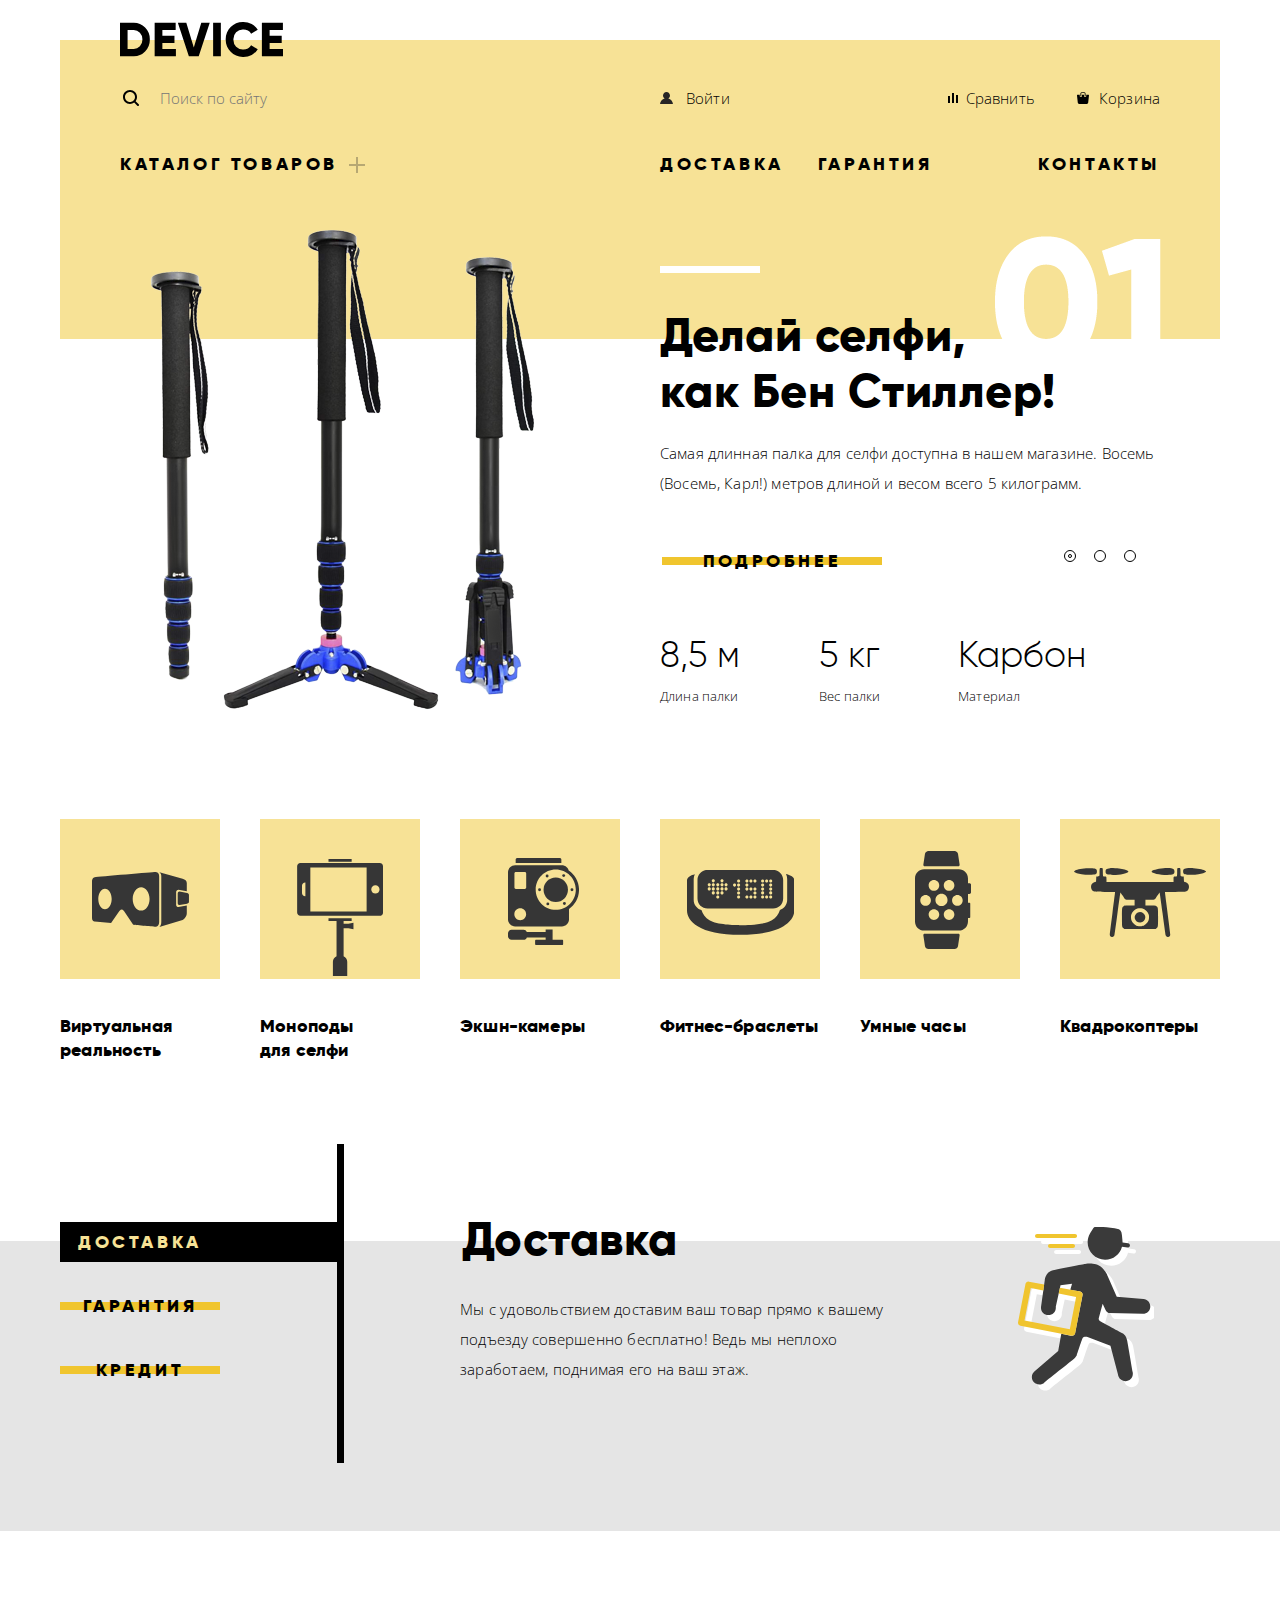
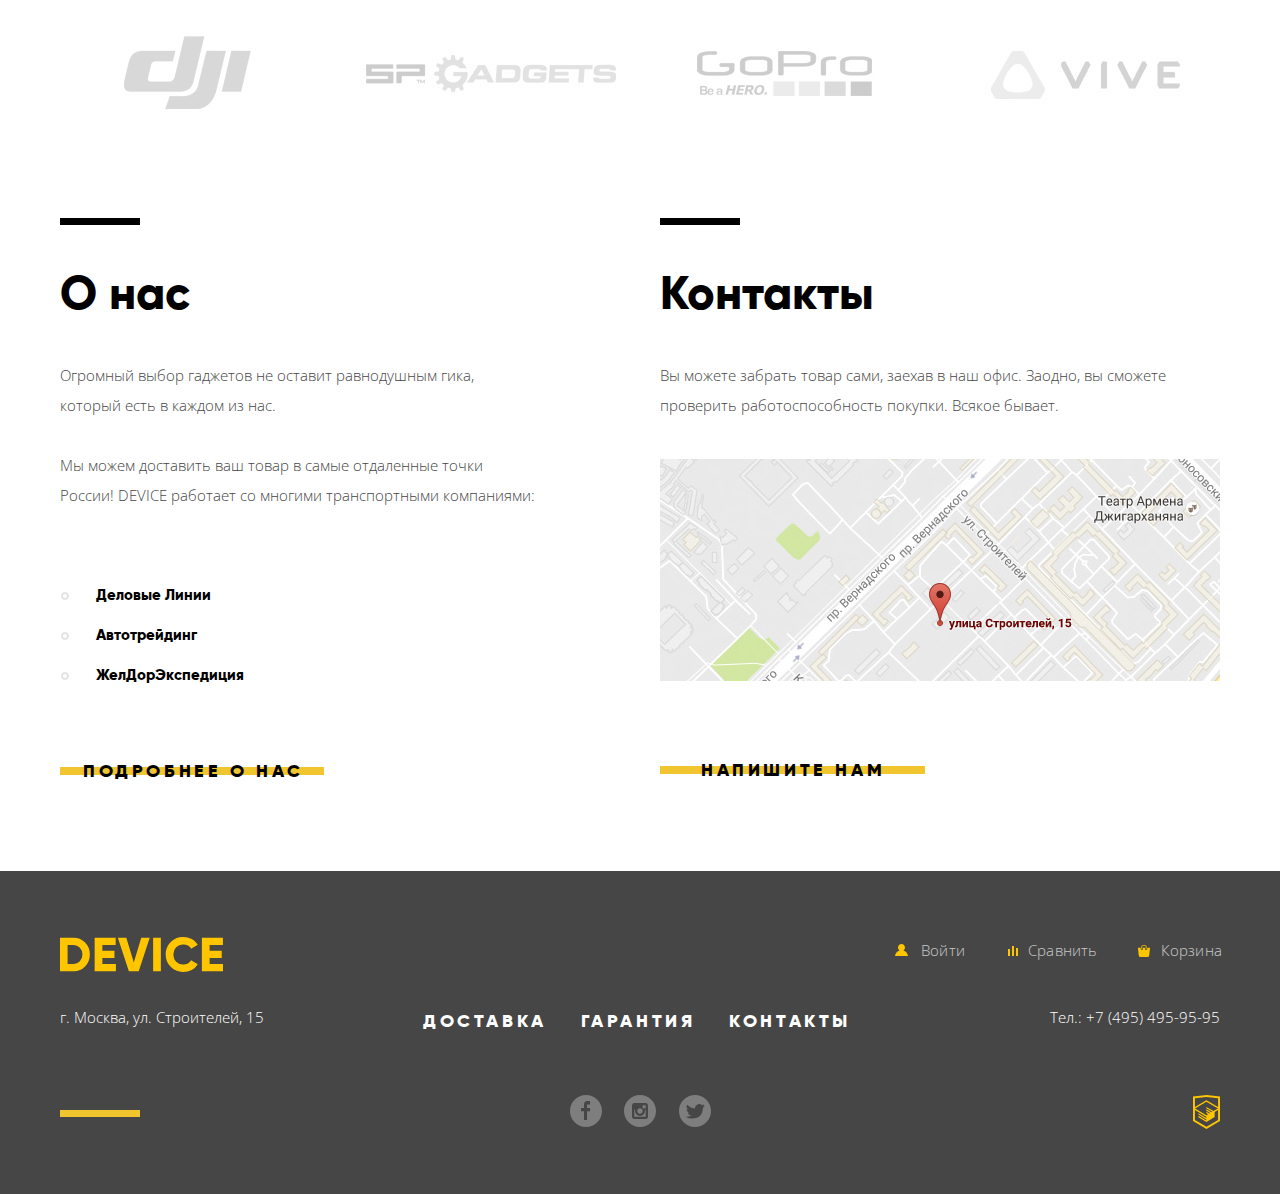
<file: index.html>
<!DOCTYPE html>
<html lang="ru">
   <head>
      <meta charset="utf-8">
      <title>HTML Academy: Девайс</title>
      <link href="https://fonts.googleapis.com/css?family=Open+Sans:300,400&display=swap&subset=cyrillic" rel="stylesheet">
      <link href="css/normalize.css" rel="stylesheet">
      <link href="css/style.css" rel="stylesheet">
   </head>
   <body>
      <header class="main-header">
         <div class="container">
            <div class="header-container">
               <h1 class="visually-hidden">DEVICE</h1>
               <nav class="main-navigation">
                  <div class="logo">
                     <a class="main-header-logo" href="#">
                     <img src="img/logo.svg" width="163" height="35" alt="Логотип интернет-магазина DEVICE">
                     </a>
                  </div>
                  <div class="nav-user-form">
                     <form class="form-search" action="/echo.htmlacademy.ru" method="get">
                        <input class="search" type="search" name="search"  placeholder="Поиск по сайту">
                        <input class="submit" type="submit" value="Найти">
                     </form>
                     <ul class="user-navigation">
                        <li class="login-link"><a class="link" href="#">Войти</a></li>
                        <li><a class="comparisen-link" href="comparisen.html">Сравнить</a></li>
                        <li><a class="basket-link" href="basket.html">корзина</a></li>
                     </ul>
                  </div>
                  <div class="site-nav">
                     <ul class="site-navigation">
                        <li class="sub-menu-item">
                           <a class="catalog-link" href="catalog.html">каталог товаров</a>
                           <div class="sub-navigation">
                              <ul class="sub-navigation-item-1">
                                 <li><a href="virtualreality.html">Виртуальная реальность</a></li>
                                 <li><a href="catalog.html">Моноподы для селфи</a></li>
                                 <li><a href="actioncamera.html">Экшн камеры</a></li>
                              </ul>
                              <ul class="sub-navigation-item-2">
                                 <li><a href="fitnesswristbands.html">Фитнес браслеты</a></li>
                                 <li><a href="smartwatch.html">Умные часы</a></li>
                              </ul>
                              <ul class="sub-navigation-item-3">
                                 <li><a href="quadcopters.html">Квадрокоптеры</a></li>
                              </ul>
                           </div>
                        </li>
                        <li class="delivery-link"><a  href="delivery.html">доставка</a></li>
                        <li class="guarantee-link"><a  href="guarantee.html">гарантия</a></li>
                        <li class="contacts-link"><a  href="contacts.html">контакты</a></li>
                     </ul>
                  </div>
               </nav>
            </div>
         </div>
      </header>
      <main>
         <section class="slider">
            <div class="container slider-container">
               <div class="background-gradient">
                  <h2 class="visually-hidden">Девайсы</h2>
                  <div class="slider-controls">
                     <button type="button" class="slider-button active-slide"></button>
                     <button type="button" class="slider-button"></button>
                     <button type="button" class="slider-button"></button>
                  </div>
                  <ul class="slider-list">
                     <li class="slider-item big-selfi active-slide">
                        <img src="img/slider-1.png" width="384" height="486" alt="Самая длинная палка для селфи">
                        <div class="slider-column">
                           <h2 class="slider-slogan">
                              Делай селфи,<br> как Бен Стиллер!
                           </h2>
                           <p class="description">
                              Самая длинная палка для селфи доступна в нашем магазине.
                              Восемь (Восемь, Карл!) метров длиной и весом всего 5 килограмм.
                           </p>
                           <a class="slider-button yellow-button" href="#">
                           <span>Подробнее</span>
                           </a>
                           <div class="characteristic">
                              <ul class="characteristic-length">
                                 <li class="parameter">8,5 м</li>
                                 <li class="parameter-description">Длина палки</li>
                              </ul>
                              <ul class="characteristic-mass">
                                 <li class="parameter">5 кг</li>
                                 <li class="parameter-description">Вес палки</li>
                              </ul>
                              <ul class="characteristic-material big-selfi-material">
                                 <li class="parameter">Карбон</li>
                                 <li class="parameter-description">Материал</li>
                              </ul>
                           </div>
                        </div>
                     </li>
                     <li class="slider-item fitnesswristbands ">
                        <img src="img/slider-2.png" width="345" height="485" alt="Мотивирующие фитнес-браслеты">
                        <div class="slider-column">
                           <h3 class="slider-slogan">
                              Худеем<br> правильно!
                           </h3>
                           <p class="description">
                              Мотивирующие фитнес-браслеты помогут найти в себе силы
                              не пропускать занятия и соблюдать диету.
                           </p>
                           <a class="slider-button yellow-button" href="#">
                           <span>Подробнее</span>
                           </a>
                           <div class="characteristic">
                              <ul class="characteristic-list swristbands">
                                 <li class="parameter">48 часов</li>
                                 <li class="parameter-description">Без подзарядки</li>
                              </ul>
                           </div>
                        </div>
                     </li>
                     <li class="slider-item quadcopters">
                        <img src="img/slider-3.png" width="526" height="334" alt="Квадрокоптеры">
                        <div class="slider-column">
                           <h3 class="slider-slogan">
                              Порхает как бабочка, жалит как пчела!
                           </h3>
                           <p class="description">
                              Этот обычный, на первый взгляд, квадрокоптер оснащен
                              мощным лазером, замаскированным под стандартную камеру.
                           </p>
                           <a class="slider-button yellow-button" href="#">
                           <span>Подробнее</span>
                           </a>
                           <div class="characteristic">
                              <ul class="characteristic-list range">
                                 <li class="parameter">800 м</li>
                                 <li class="parameter-description">Дальность полёта</li>
                              </ul>
                              <ul class="characteristic-list radius">
                                 <li class="parameter">50 м</li>
                                 <li class="parameter-description">Радиус поражения</li>
                              </ul>
                           </div>
                        </div>
                     </li>
                  </ul>
               </div>
            </div>
         </section>
         <section class="popular">
            <div class="container">
               <h2 class="visually-hidden">Список популярных товаров</h2>
               <ul class="popular-list">
                  <li class="popular-item">
                     <a class="popular-link" href="#">
                        <div class="background-popular virtual">
                           <img src="img/popular-1.svg" width="97" height="55"
                              alt="Виртуальная реальность">
                        </div>
                        <span class="popular-name">Виртуальная реальность</span>
                     </a>
                  </li>
                  <li class="popular-item">
                     <a class="popular-link" href="#">
                        <div class="background-popular monopod">
                           <img src="img/popular-2.svg" width="86" height="117"
                              alt="Моноподы для селфи">
                        </div>
                        <span class="popular-name">Моноподы для&nbsp;селфи</span>
                     </a>
                  </li>
                  <li class="popular-item">
                     <a class="popular-link" href="#">
                        <div class="background-popular action">
                           <img src="img/popular-3.svg" width="71" height="87"
                              alt="Экшн камеры">
                        </div>
                        <span class="popular-name">Экшн-камеры</span>
                     </a>
                  </li>
                  <li class="popular-item">
                     <a class="popular-link" href="#">
                        <div class="background-popular swistbrans">
                           <img src="img/popular-4.svg" width="107" height="65"
                              alt="фитнес-браслеты">
                        </div>
                        <span class="popular-name">Фитнес-браслеты</span>
                     </a>
                  </li>
                  <li class="popular-item">
                     <a class="popular-link" href="#">
                        <div class="background-popular smart">
                           <img src="img/popular-5.svg" width="56" height="98"
                              alt="Умные часы">
                        </div>
                        <span class="popular-name">Умные часы</span>
                     </a>
                  </li>
                  <li class="popular-item">
                     <a class="popular-link" href="#">
                        <div class="background-popular quadro">
                           <img src="img/poppular-6.svg" width="132" height="69"
                              alt="Квадрокоптеры">
                        </div>
                        <span class="popular-name">Квадрокоптеры</span>
                     </a>
                  </li>
               </ul>
            </div>
         </section>
         <div class="services-background">
            <section class="services-section   container">
               <h2 class="visually-hidden">Список сервисов</h2>
               <div class="services">
                  <ul class="service-menu">
                     <li class="active-menu-item"><a class="service-delivery yellow-button " href="#"><span>Доставка</span></a></li>
                     <li  ><a class="service-guarantee yellow-button" href="#"><span>Гарантия</span></a></li>
                     <li ><a class="service-credit yellow-button" href="#"><span>Кредит</span></a></li>
                  </ul>
                  <ul class="services-list">
                     <li class="service-item delivery active-item">
                        <div class="services-item">
                           <h3>Доставка</h3>
                           <p class="delivery-description">
                              Мы с удовольствием доставим ваш товар прямо к вашему
                              подъезду совершенно бесплатно! Ведь мы неплохо
                              заработаем, поднимая его на ваш этаж.
                           </p>
                        </div>
                     </li>
                     <li class="service-item warranty ">
                        <div class="services-item">
                           <h3>Гарантия</h3>
                           <p class="warranty-description">
                              Если из-за возгорания купленного у нас товара у вас сгорит
                              дом — не переживайте, мы выдадим вам новый.<br>
                              Товар, не дом, конечно же.
                           </p>
                        </div>
                     </li>
                     <li class="service-item credit ">
                        <div class="services-item">
                           <h3>Кредит</h3>
                           <p class="credit-description">
                              Залезть в долговую яму стало проще! Кредитные консультанты подберут для вас наиболее выгодные
                              условия кредита. Выгодные для нашего банка, разумеется.
                           </p>
                        </div>
                     </li>
                  </ul>
               </div>
            </section>
         </div>
         <section class="logotypes">
            <h2 class="visually-hidden">Список брендов</h2>
            <div class="container">
               <ul class="logotypes-list">
                  <li class="logotypes-dji">
                     <a href="#"><img src="img/dji-gray.jpg" width="260" height="100" alt="логотип бренда"></a>
                  </li>
                  <li class="logotypes-spg">
                     <a href="#"><img src="img/spg-gray.jpg" width="260" height="100" alt="логотип бренда"></a>
                  </li>
                  <li class="logotypes-gopro">
                     <a href="#"><img src="img/gopro-gray.jpg" width="260" height="100" alt="логотип бренда"></a>
                  </li>
                  <li class="logotypes-vive">
                     <a href="#"><img src="img/vive-gray.jpg" width="260" height="100" alt="логотип бренда"></a>
                  </li>
               </ul>
            </div>
         </section>
         <div class="column">
            <div class="container">
               <section class="info">
                  <h2>О нас</h2>
                  <p class="info-1">Огромный выбор гаджетов не оставит равнодушным гика,
                     который есть в каждом из нас.
                  </p>
                  <p class="info-2">Мы можем доставить ваш товар в самые отдаленные точки
                     России! DEVICE работает со многими транспортными компаниями:
                  </p>
                  <ul class="transport-company">
                     <li>Деловые Линии</li>
                     <li>Автотрейдинг</li>
                     <li>ЖелДорЭкспедиция</li>
                  </ul>
                  <a class="about-us yellow-button" href="#"><span>подробнее о нас</span></a>
               </section>
               <section class="contacts">
                  <h2>Контакты</h2>
                  <p class="info-3">
                     Вы можете забрать товар сами, заехав в наш офис. Заодно, вы сможете
                     проверить работоспособность покупки. Всякое бывает.
                  </p>
                  <a class="big-map contacts-button" href="#">
                  <img src="img/map.jpg" width="560" height="222" alt="Месторасположение офиса">
                  </a>
                  <p class="feedback">
                     <a class="write-us yellow-button" href="#"><span>напишите нам</span></a>
                  </p>
               </section>
            </div>
         </div>
      </main>
      <footer class="main-footer">
         <div class="container">
            <div class="logo-footer-user">
               <a class="mein-footer-logo" href="#">
               <img src="img/logo-footer.svg" width="163" height="35" alt="Логотип интернет-магазина DEVICE">
               </a>
               <nav class="footer-navigation">
                  <ul class="user-footer-navigation">
                     <li class="login-link "><a class="footer-link footer-item " href="#"><span class="user-footer-link">Войти</span></a></li>
                     <li><a class="footer-comparisen footer-item " href="comparisen.html"><span class="user-footer-link">Сравнить</span></a></li>
                     <li><a class="footer-basket footer-item " href="basket.html"><span class="user-footer-link">корзина</span></a></li>
                  </ul>
               </nav>
            </div>
            <div class="contacts-site-footer">
               <p class="footer-contacts">
                  г. Москва, ул. Строителей, 15
               </p>
               <nav>
                  <ul class="site-footer-navigation">
                     <li><a class="footer-delivery" href="delivery.html">доставка</a></li>
                     <li><a class="footer-guarantee" href="guarantee.html">гарантия</a></li>
                     <li><a class="footer-contacts-link" href="contacts.html">контакты</a></li>
                  </ul>
               </nav>
               <p class="telefon-number">Тел.: +7 (495) 495-95-95</p>
            </div>
            <div class="footer-social">
               <div class="social-list">
                  <ul class="social">
                     <li>
                        <a class="social-button-fb" href="#">
                        <span class="visually-hidden">Фейсбук</span>
                        </a>
                     </li>
                     <li>
                        <a class="social-button-inst" href="#">
                        <span class="visually-hidden">Инстаграм</span>
                        </a>
                     </li>
                     <li>
                        <a class="social-button-twit" href="#">
                        <span class="visually-hidden">Твиттер</span>
                        </a>
                     </li>
                  </ul>
               </div>
               <a class="logo-academy" href="https://htmlacademy.ru/intensive/htmlcss">
               <img src="img/logo-html.svg" width="27" height="35" alt="logo-HTMLAcademy">
               </a>
            </div>
         </div>
      </footer>
      <div class="modal-write">
         <h3 class="visually-hidden">Напишите нам</h3>
         <form class="write-form" action="https://echo.htmlacademy.ru" method="post">
            <div class="write-field">
               <p>
                  <label for="username">Ваше имя:</label>
                  <input type="text" name="username" placeholder="Имя фамилия" id="username">
               </p>
               <p>
                  <label for="email">Ваш e-mail:</label>
                  <input type="email" name="email" placeholder="email@example.com" id="email">
               </p>
            </div>
            <label class="mail-label">Текст письма:</label>
            <p class="mail-text">
               <textarea  class="mail-text-area" rows="2"  name="mail-text" placeholder="В свободной форме"></textarea>
            </p>
            <button class="button-write yellow-button" type="submit">
            <span>Отправить</span>
            </button>
         </form>
         <button class="modal-close" type="button" name="modal-close">
         Закрыть
         </button>
      </div>
      <div class="modal-map">
         <h2 class="visually-hidden">Как до нас добраться</h2>
         <img src="img/map-big.jpg" width="960" height="559"
            alt="Офис компании по адрессу: г.Москва ул. Строителей, 15">
         <button class="modal-close-map" type="button" name="modal-close">
         Закрыть
         </button>
      </div>
      <script  src="js/script.js"></script>
   </body>
</html>
</file>
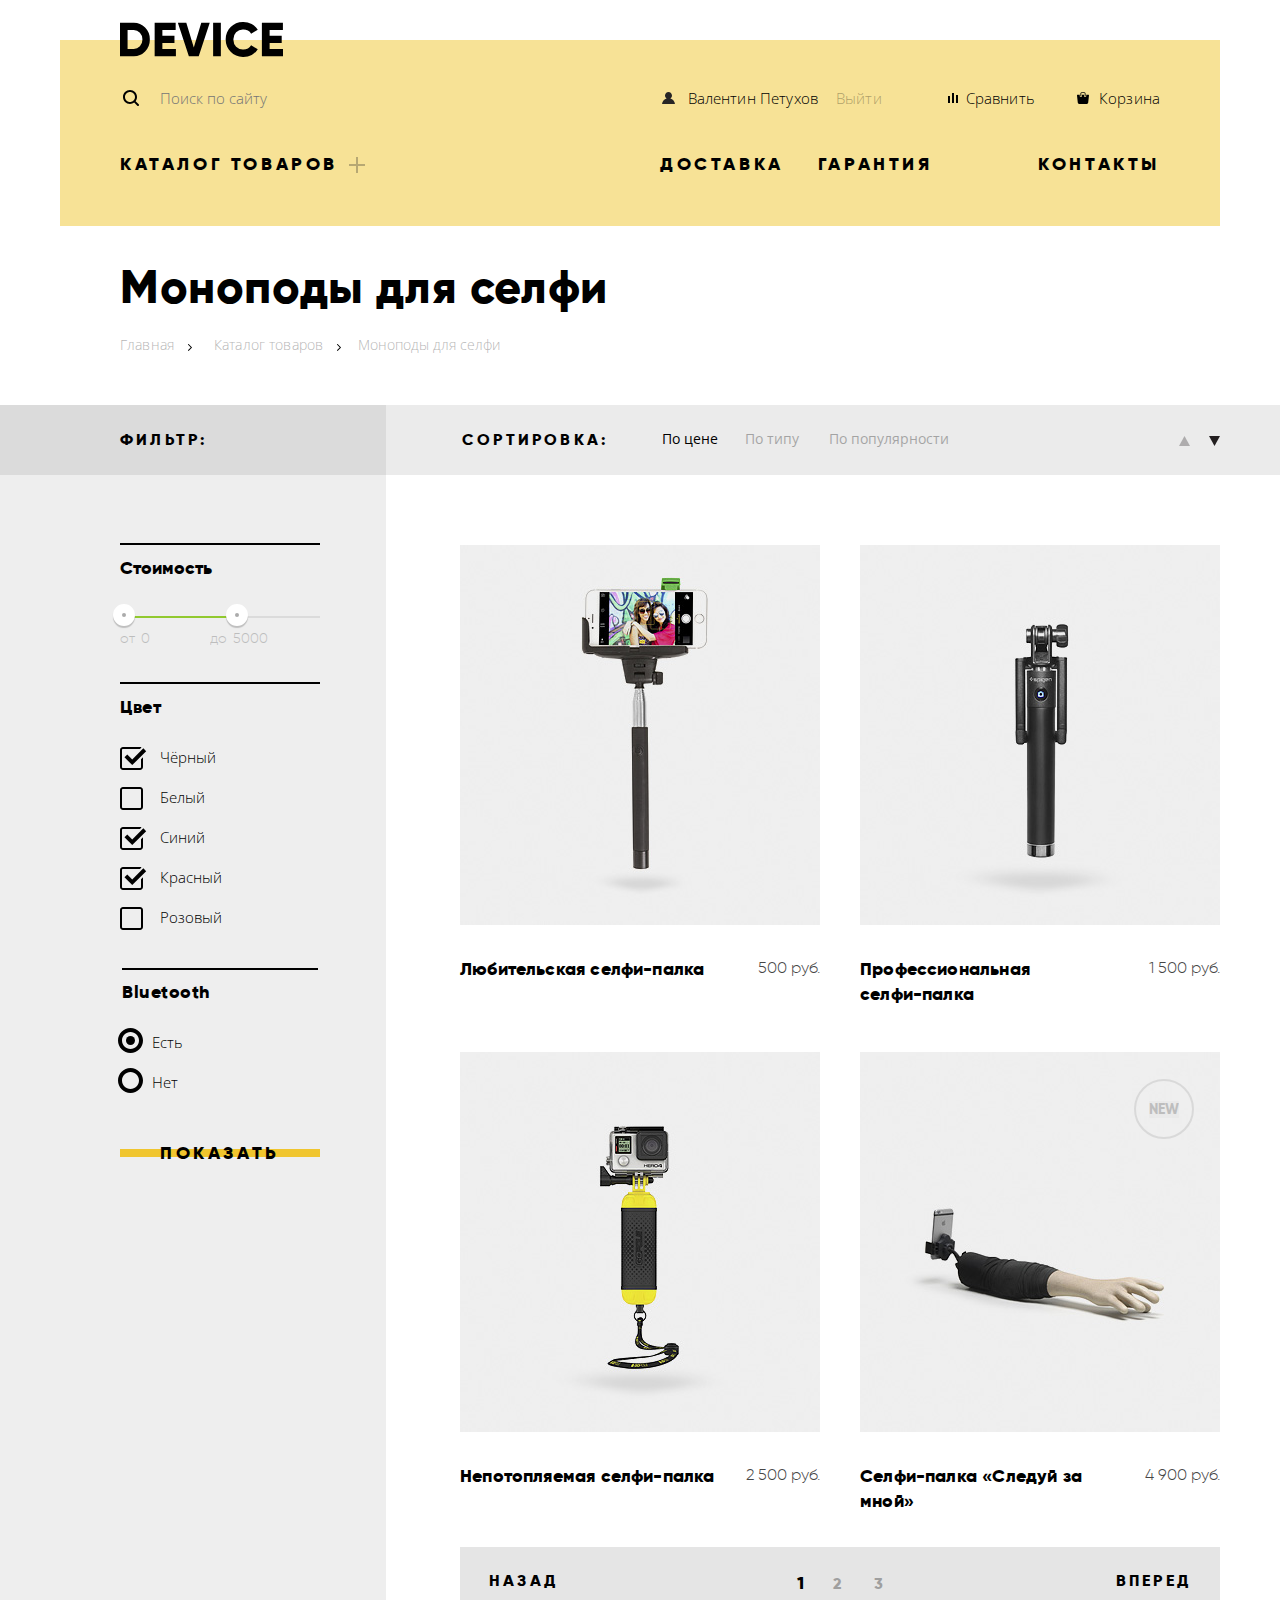
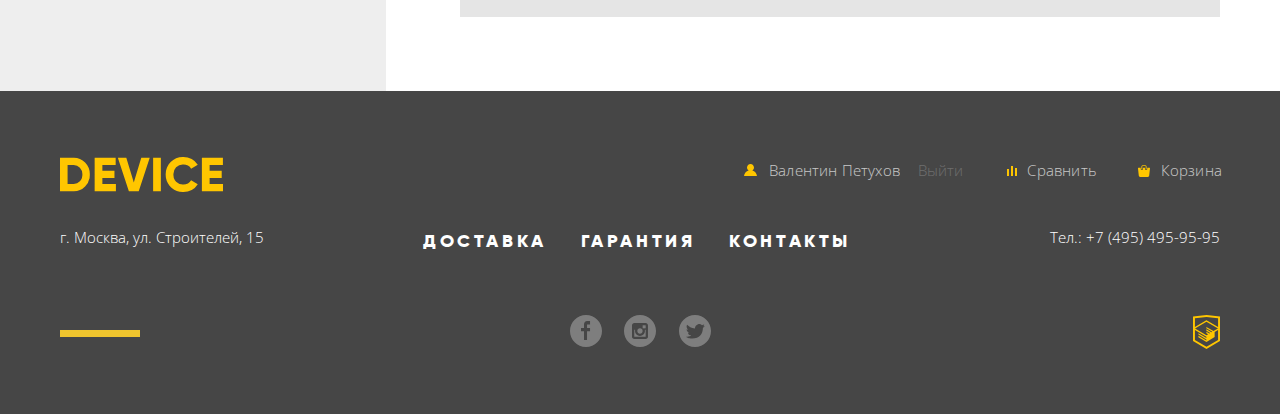
<file: catalog.html>
<!DOCTYPE html>
<html lang="ru">
   <head>
      <meta charset="utf-8">
      <title>HTML Academy: Девайс</title>
      <link href="https://fonts.googleapis.com/css?family=Open+Sans:300,400&display=swap&subset=cyrillic" rel="stylesheet">
      <link href="css/normalize.css" rel="stylesheet">
      <link href="css/style.min.css" rel="stylesheet">
   </head>
   <body class="inner-page">
      <header class="main-header">
         <div class="container">
            <div class="header-container">
               <h1 class="visually-hidden">DEVICE</h1>
               <nav class="main-navigation">
                  <div class="logo">
                     <a class="main-header-logo" href="index.html">
                     <img src="img/logo.svg" width="163" height="35" alt="Логотип интернет-магазина DEVICE">
                     </a>
                  </div>
                  <div class="nav-user-form">
                     <form class="form-search" action="/echo.htmlacademy.ru" method="get">
                        <input class="search" type="search" name="search"  placeholder="Поиск по сайту">
                        <input class="submit" type="submit" value="Найти">
                     </form>
                     <ul class="user-navigation">
                        <li class="login-in"><a class="link-in" href="profile.html">Валентин Петухов</a></li>
                        <li class="login-out"><a class="link-out" href="#">Выйти</a></li>
                        <li><a class="comparisen-link" href="comparisen.html">Сравнить</a></li>
                        <li><a class="basket-link" href="basket.html">корзина</a></li>
                     </ul>
                  </div>
                  <div class="site-nav">
                     <ul class="site-navigation">
                        <li class="sub-menu-item">
                           <a class="catalog-link" href="catalog.html">каталог товаров</a>
                           <div class="sub-navigation">
                              <ul class="sub-navigation-item-1">
                                 <li><a href="virtualreality.html">Виртуальная реальность</a></li>
                                 <li><a href="catalog.html">Моноподы для селфи</a></li>
                                 <li><a href="actioncamera.html">Экшн камеры</a></li>
                              </ul>
                              <ul class="sub-navigation-item-2">
                                 <li><a href="fitnesswristbands.html">Фитнес браслеты</a></li>
                                 <li><a href="smartwatch.html">Умные часы</a></li>
                              </ul>
                              <ul class="sub-navigation-item-3">
                                 <li><a href="quadcopters.html">Квадрокоптеры</a></li>
                              </ul>
                           </div>
                        </li>
                        <li class="delivery-link"><a  href="delivery.html">доставка</a></li>
                        <li class="guarantee-link"><a  href="guarantee.html">гарантия</a></li>
                        <li class="contacts-link"><a  href="contacts.html">контакты</a></li>
                     </ul>
                  </div>
               </nav>
            </div>
         </div>
      </header>
      <main>
         <div class="title-breadcrumbs container">
            <h1 class="page-title">Моноподы для селфи</h1>
            <ul class="breadcrumbs">
               <li><a class="main-breadcrumbs" href="index.html"><span class="breadcrumbs-link">Главная</span></a></li>
               <li><a class="catalog-breadcrumbs" href="catalog.html"><span class="breadcrumbs-link">Каталог товаров</span></a></li>
               <li class="breadcrumbs-current">Моноподы для селфи</li>
            </ul>
         </div>
         <div class="catalog-columns">
            <section class="filter-titles">
               <div class="container">
                  <h3 class="filter-title">Фильтр:</h3>
                  <div class="filter-sort">
                     <h3 class="sort-title">Сортировка:</h3>
                     <ul class="sort">
                        <li class="title-sort current">По цене</li>
                        <li class="title-sort"><a class="sort-type" href="#">По типу</a></li>
                        <li class="title-sort"><a class="sort-popularity" href="#">По популярности</a></li>
                     </ul>
                     <ul class="up-down">
                        <li ><a class="up" href="#"><img src="img/icon-up-dir.svg" width="11" height="10" alt="вверх"></a></li>
                        <li ><a class="down" href="#"><img src="img/icon-down-dir.svg" width="11" height="10" alt="вниз"></a></li>
                     </ul>
                  </div>
               </div>
            </section>
            <div class="container">
               <section class="filters">
                  <h2 class="visually-hidden">Фильтр товаров</h2>
                  <form class="form-filters" action="https://echo.htmlacademy.ru" method="get">
                     <div class="filter-range">
                        <div class="filter-range-title">стоимость</div>
                        <div class="range-controls">
                           <div class="scale">
                              <div class="bar"></div>
                           </div>
                           <div class="range-toggle range-toggle-min"></div>
                           <div class="range-toggle range-toggle-max"></div>
                        </div>
                        <div class="price-controls">
                           <label class="min-price">от <input type="text" name="min-price" value="0"></label>
                           <label class="max-price">до <input type="text" name="max-price" value="5000"></label>
                        </div>
                     </div>
                     <fieldset class="color">
                        <span class="legend">Цвет</span>
                        <ul class="filter-list">
                           <li class="filter-option">
                              <label class="color-check" for="black">
                              <input type="checkbox" name= "black" id="black" class="visually-hidden"  checked>
                              <span class="checkbox-indicator"></span> 
                              Чёрный
                              </label>      
                           </li>
                           <li class="filter-option">
                              <label class="color-check" for="white">
                              <input type="checkbox" name="white" id="white" class="visually-hidden">
                              <span class="checkbox-indicator"></span>
                              Белый
                              </label>            
                           </li>
                           <li class="filter-option">
                              <label class="color-check" for="blue">
                              <input type="checkbox" name="blue" id="blue" class="visually-hidden" checked>
                              <span class="checkbox-indicator"></span>
                              Синий
                              </label>            
                           </li>
                           <li class="filter-option">
                              <label class="color-check" for="red">
                              <input type="checkbox" name="red" id="red" class="visually-hidden" checked>
                              <span class="checkbox-indicator"></span>
                              Красный
                              </label>            
                           </li>
                           <li class="filter-option">
                              <label class="color-check" for="pink">
                              <input type="checkbox" name="pink" id="pink" class="visually-hidden">
                              <span class="checkbox-indicator"></span>
                              Розовый
                              </label>            
                           </li>
                        </ul>
                     </fieldset>
                     <fieldset class="bluetooth">
                        <span class="legend">Bluetooth</span>
                        <ul class="bluetooth-filter">
                           <li class="filter-option">
                              <label class="bluetooth-check" for="yes">
                              <input type="radio" name="bluetooth" value="yes" id="yes" checked class="visually-hidden"> 
                              <span class="checkbox-indicator"></span>
                              Есть
                              </label>
                           </li>
                           <li class="filter-option">
                              <label class="bluetooth-check" for="no">
                              <input type="radio" name="bluetooth" value="no" id="no" class="visually-hidden"> 
                              <span class="checkbox-indicator"></span>
                              Нет
                              </label>
                           </li>
                        </ul>
                     </fieldset>
                     <button class="yellow-button filter-button" type="submit" name="show">
                     <span>Показать</span>
                     </button>
                  </form>
               </section>
               <section class="catalog">
                  <h2 class="visually-hidden">Список моноподов для селфи</h2>
                  <ul class="catalog-list">
                     <li class="catalog-item">
                        <p class="catalog-item-image">
                           <img src="img/product-1.jpg" width="360" height="380"
                              alt="Любительская селфи-палка">
                        </p>
                        <div class="actions">
                           <button type="submit" class="yellow-button"><span>в корзину</span></button>
                           <button type="submit" class="add">Добавить к сравнению</button>
                        </div>
                        <div class="selfi-amateur monopods">
                           <h3> 
                              <a href="catalog-item.html">
                              Любительская селфи-палка
                              </a> 
                           </h3>
                           <p class="price">
                              500 руб.
                           </p>
                        </div>
                     </li>
                     <li class="catalog-item">
                        <p class="catalog-item-image">
                           <img src="img/product-2.jpg" width="360" height="380"
                              alt="Профессиональная селфи-палка">
                        </p>
                        <div class="actions">
                           <button type="submit" class="yellow-button"><span>в корзину</span></button>
                           <button type="submit" class="add">Добавить к сравнению</button>
                        </div>
                        <div class="selfi-prof monopods">
                           <h3> 
                              <a href="catalog-item.html">
                              Профессиональная селфи-палка
                              </a> 
                           </h3>
                           <p class="price">
                              1 500 руб.
                           </p>
                        </div>
                     </li>
                     <li class="catalog-item">
                        <p class="catalog-item-image">
                           <img src="img/product-3.jpg" width="360" height="380"
                              alt="Непотопляемая селфи-палка">
                        </p>
                        <div class="actions">
                           <button type="submit" class="yellow-button"><span>в корзину</span></button>
                           <button type="submit" class="add">Добавить к сравнению</button>
                        </div>
                        <div class="selfi-waterproof monopods">
                           <h3> 
                              <a href="catalog-item.html">
                              Непотопляемая селфи-палка
                              </a> 
                           </h3>
                           <p class="price">
                              2 500 руб.
                           </p>
                        </div>
                     </li>
                     <li class="catalog-item">
                        <p class="catalog-item-image">
                           <img src="img/product-4.jpg" width="360" height="380"
                              alt="Селфи-палка «Следуй за мной»">
                        </p>
                        <div class="actions">
                           <button type="submit" class="yellow-button"><span>в корзину</span></button>
                           <button type="submit" class="add">Добавить к сравнению</button>
                        </div>
                        <div class="new"><span>NEW</span></div>
                        <div class="selfi-follow monopods">
                           <h3> 
                              <a href="catalog-item.html">
                              Селфи-палка «Следуй за мной»
                              </a> 
                           </h3>
                           <p class="price">
                              4 900 руб.
                           </p>
                        </div>
                     </li>
                  </ul>
                  <h2 class="visually-hidden">Пагинация</h2>
                  <ul class="pagination-list">
                     <li class="pagination-direction left"><a href="#"><span>Назад</span></a></li>
                     <li class="pagination-number pagination-current">1</li>
                     <li class="pagination-number"><a href="#">2</a></li>
                     <li class="pagination-number"><a href="#">3</a></li>
                     <li class="pagination-direction right"><a href="#"><span>Вперед</span></a></li>
                  </ul>
               </section>
            </div>
         </div>
      </main>
      <footer class="footer-inner-page">
         <div class="container">
            <div class="logo-footer-user">
               <a class="mein-footer-logo" href="index.html">
               <img src="img/logo-footer.svg" width="163" height="35" alt="Логотип интернет-магазина DEVICE">
               </a>
               <nav class="footer-navigation">
                  <ul class="user-footer-navigation">
                     <li class="login-in-footer"><a class="link-in-footer footer-item" href="profile.html"><span class="user-footer-link">Валентин Петухов</span></a></li>
                     <li class="login-out-footer"><a class="link-out-footer footer-item" href="#"><span class="user-footer-link">Выйти</span></a></li>
                     <li><a class="footer-comparisen footer-item " href="comparisen.html"><span class="user-footer-link">Сравнить</span></a></li>
                     <li><a class="footer-basket footer-item " href="basket.html"><span class="user-footer-link">корзина</span></a></li>
                  </ul>
               </nav>
            </div>
            <div class="contacts-site-footer">
               <p class="footer-contacts">
                  г. Москва, ул. Строителей, 15
               </p>
               <nav>
                  <ul class="site-footer-navigation">
                     <li><a class="footer-delivery" href="delivery.html">доставка</a></li>
                     <li><a class="footer-guarantee" href="guarantee.html">гарантия</a></li>
                     <li><a class="footer-contacts-link" href="contacts.html">контакты</a></li>
                  </ul>
               </nav>
               <p class="telefon-number">Тел.: +7 (495) 495-95-95</p>
            </div>
            <div class="footer-social">
               <div class="social-list">
                  <ul class="social">
                     <li>
                        <a class="social-button-fb" href="#">
                        <span class="visually-hidden">Фейсбук</span>
                        </a>
                     </li>
                     <li>
                        <a class="social-button-inst" href="#">
                        <span class="visually-hidden">Инстаграм</span>
                        </a>
                     </li>
                     <li>
                        <a class="social-button-twit" href="#">
                        <span class="visually-hidden">Твиттер</span>
                        </a>
                     </li>
                  </ul>
               </div>
               <a class="logo-academy" href="https://htmlacademy.ru/intensive/htmlcss">
               <img src="img/logo-html.svg" width="27" height="35" alt="logo-HTMLAcademy">
               </a>
            </div>
         </div>
      </footer>
   </body>
</html>
</file>
<file: css/style.css>
*, *::before, *::after {
     -webkit-box-sizing: inherit;
             box-sizing: inherit;
}
 html {
     -webkit-box-sizing: border-box;
             box-sizing: border-box;
}
 body {
     margin: 0;
     min-width: 1200px;
     font-family: "Gilroy", "Arial", sans-serif;
     font-size: 18px;
     line-height: 24px;
     font-weight: 800;
     color: #000000;
     background: #ffffff;
}
 @font-face {
     font-family: "Gilroy";
     src: url("../fonts/gilroyextrabold.woff2") format("woff2"), url("../fonts/gilroyextrabold.woff") format("woff");
     font-weight: 800;
     font-style: normal;
}
 @font-face {
     font-family: "Gilroy";
     src: url("../fonts/gilroylight.woff2") format("woff2"), url("../fonts/gilroylight.woff") format("woff");
     font-weight: 300;
     font-style: normal;
}
 img {
     max-width: 100%;
     height: auto;
}
 .main-header {
     padding-top: 40px;
}
 .inner-page .main-header {
     margin-bottom: 18px;
}
 .header-container {
     background-color: #f7e296;
     padding-left: 60px;
     padding-right: 60px;
     min-height: 186px;
}
 .main-header-logo {
     width: 163px;
     height: 35px;
     margin: 0;
}
 .main-navigation {
     display: -webkit-box;
     display: -ms-flexbox;
     display: flex;
     -webkit-box-orient: vertical;
     -webkit-box-direction: normal;
         -ms-flex-direction: column;
             flex-direction: column;
}
 .user-navigation {
     width: 580px;
}
 .nav-user-form {
     width: 100%;
     margin-top: 2px;
}
 .site-nav {
     width: 100%;
     margin-top: 29px;
}
 .logo {
     max-width: 1200px;
}
 .logo .main-header-logo {
     position: relative;
     display: inline-block;
     top: -18px;
}
 .main-header-logo:hover {
     opacity: 0.6;
}
 .main-header-logo:focus {
     opacity: 0.6;
}
 .main-header-logo:active {
     opacity: 0.3;
}
 .form-search {
     display: -webkit-box;
     display: -ms-flexbox;
     display: flex;
     width: 440px;
     min-height: 49px;
     margin: 0;
     padding: 0;
     margin-top: -9px;
}
 .submit:hover {
     display: block;
     background-color: #000000;
     color: #ffffff;
}
 .submit:active {
     color: #4d4d4d;
     opacity: 1;
}
 .submit {
     font-size: 15px;
     line-height: 30px;
     width: 85px;
     height: 49px;
     border: #000000 solid 2px;
     background-color: #f7e296;
     color: #000000;
     display: none;
}
 .search:hover + .submit {
     display: block;
}
 .search:focus + .submit {
     display: block;
}
 .search {
     background-image: url("../img/search.svg");
     background-repeat: no-repeat;
     background-position: 3px center;
}
 .search {
     font-family: "Open sans","Arial", sans-serif;
     font-size: 15px;
     line-height: 30px;
     font-weight: 300;
     text-transform: initial;
     color: #000000;
     width: 355px;
     padding-left: 40px;
     border: none;
     background-color: #f7e296;
     border-bottom: 2px solid transparent;
}
 .search:focus {
     border-bottom: #000000 solid 2px;
}
 .search:hover {
     border-bottom: #000000 solid 2px;
}
 .container {
     width: 1200px;
     margin: 0 auto;
     padding-left: 20px;
     padding-right: 20px;
}
 .nav-user-form {
     display: -webkit-box;
     display: -ms-flexbox;
     display: flex;
     -webkit-box-pack: justify;
         -ms-flex-pack: justify;
             justify-content: space-between;
}
 .user-navigation {
     display: -webkit-box;
     display: -ms-flexbox;
     display: flex;
     -webkit-box-pack: end;
         -ms-flex-pack: end;
             justify-content: flex-end;
     -ms-flex-wrap: wrap;
         flex-wrap: wrap;
     width: 580px;
}
 .user-navigation a {
     display: block;
}
 .user-navigation .basket-link {
     position: relative;
}
 .basket-link {
     padding-left: 25px;
}
 .basket-link::before {
     content: "";
     position: absolute;
     width: 12px;
     height: 12px;
     left: 3px;
     top: 9px;
     background-image: url("../img/cart.svg");
     background-repeat: no-repeat;
     background-position: 0 0;
}
 .basket-link:hover::before, .basket-link:focus::before {
     opacity: 0.6;
}
 .basket-link:active::before {
     opacity: 0.3;
}
 .comparisen-link {
     margin-right: 39px;
     padding-left: 25px;
}
 .user-navigation .comparisen-link {
     position: relative;
}
 .comparisen-link::before {
     content: "";
     position: absolute;
     width: 12px;
     height: 12px;
     left: 7px;
     top: 10px;
     background-image: url("../img/compare.svg");
     background-repeat: no-repeat;
     background-position: 0 0;
}
 .comparisen-link:hover::before, .comparisen-link:focus::before {
     opacity: 0.6;
}
 .comparisen-link:active::before {
     opacity: 0.3;
}
 .link {
     margin-right: 211px;
     padding-left: 25px;
}
 .link-in {
     margin-right: 18px;
     padding-left: 25px;
}
 .link-out {
     margin-right: 59px;
     opacity: 0.3;
}
 .link-in::before {
     content: "";
     position: absolute;
     width: 13px;
     height: 12px;
     left: -1px;
     top: 9px;
     background-image: url("../img/user.svg");
     background-repeat: no-repeat;
     background-position: 0 0;
}
 .user-navigation .link-in {
     position: relative;
}
 .user-navigation .link {
     position: relative;
}
 .link::before {
     content: "";
     position: absolute;
     width: 13px;
     height: 12px;
     left: -1px;
     top: 9px;
     background-image: url("../img/user.svg");
     background-repeat: no-repeat;
     background-position: 0 0;
}
 .link:hover::before, .link:focus::before {
     opacity: 0.6;
}
 .link:active::before {
     opacity: 0.3;
}
 .site-navigation {
     display: -webkit-box;
     display: -ms-flexbox;
     display: flex;
     margin: 0 auto;
}
 .site-navigation li {
     display: block;
}
 .contacts-link {
     margin-right: 0;
     margin-left: auto;
}
 .guarantee-link {
     margin-left: 34px;
}
 .delivery-link {
     margin-left: 290px;
}
 .background-gradient {
     position: relative;
}
 .background-gradient::before {
     content: "";
     position: absolute;
     width: 100px;
     height: 7px;
     background-color: #ffffff;
     right: 460px;
     top: 40px;
}
 .sub-menu-item {
     position: relative;
}
 .catalog-link {
     padding-right: 32px;
}

 .visually-hidden {
     position: absolute;
     width: 1px;
     height: 1px;
     margin: -1px;
     border: 0;
     padding: 0;
     white-space: nowrap;
     -webkit-clip-path: inset(100%);
             clip-path: inset(100%);
     clip: rect(0 0 0 0);
     overflow: hidden;
}
 a {
     text-decoration: none;
     letter-spacing: 2px;
}
 .button {
     font: inherit;
     border: none;
     text-transform: uppercase;
     letter-spacing: 2px;
}
 .yellow-button {
     font-family: "Gilroy", "Arial", sans-serif;
     font-weight: 800;
     color: #000000;
     border: none;
     max-width: 260px;
     font-size: 18px;
     line-height: 24px;
     text-transform: uppercase;
     letter-spacing: 0.2em;
     text-align: center;
}
 .user-navigation a, .user-footer-navigation a, .social a {
     letter-spacing: 0.01em;
}
 .user-navigation, .site-navigation, .sub-navigation {
     list-style: none;
     margin: 0;
     padding: 0;
}
 .site-navigation .sub-navigation {
     display: none;
     position: absolute;
     width: 1160px;
     left: -60px;
     z-index: 1;
     margin-bottom: -1px;
     background-color: #f7e296;
}
 .site-navigation > li:hover .sub-navigation {
     display: -webkit-box;
     display: -ms-flexbox;
     display: flex;
}
 .site-navigation .sub-navigation a {
     letter-spacing: 0.01em;
}
 .site-navigation a {
     letter-spacing: 0.2em;
}
 .user-navigation a, .site-navigation a, .sub-navigation a {
     color: #000000;
}
 .user-navigation a:hover, .site-navigation a:hover, .sub-navigation a:hover {
     opacity: 0.6;
}
 .user-navigation a:focus, .site-navigation a:focus, .sub-navigation a:focus{
     opacity: 0.6;
}
 .user-navigation a:active, .site-navigation a:active, .sub-navigation a:active {
     opacity: 0.3;
}
 .user-navigation {
     font-family: "Open sans", "Arial", sans-serif;
     font-size: 15px;
     line-height: 30px;
     font-weight: 300;
     text-transform: capitalize;
     color: #000000;
     letter-spacing: 0.01em;
}
 .site-navigation {
     text-transform: uppercase;
}
 .sub-navigation {
     font-family: "Open sans", "Arial", sans-serif;
     font-size: 15px;
     line-height: 36px;
     font-weight: 300;
     text-transform: none;
     color: #000000;
}
 .sub-navigation {
     display: -webkit-box;
     display: -ms-flexbox;
     display: flex;
     -webkit-box-pack: start;
         -ms-flex-pack: start;
             justify-content: flex-start;
     padding-top: 25px;
     padding-bottom: 25px;
     padding-left: 20px;
}
 .site-nav {
     background-image: -webkit-gradient(linear, left top, left bottom, from(#f7e296), color-stop(50%, #f7e296), to(#f7e296));
     background-image: -webkit-linear-gradient(top, #f7e296 0%, #f7e296 50%, #f7e296 100%);
     background-image: -o-linear-gradient(top, #f7e296 0%, #f7e296 50%, #f7e296 100%);
     background-image: linear-gradient(to bottom, #f7e296 0%, #f7e296 50%, #f7e296 100%);
}
 .sub-navigation ul {
     list-style: none;
}
 .sub-menu-item .catalog-link {
     position: relative;
}
 .catalog-link::before {
     content: "";
     position: absolute;
     width: 16px;
     height: 16px;
     top: 4px;
     right: 5px;
     margin: 0;
     opacity: 0.3;
     background-image: url("../img/plus.svg");
     background-position: 0 0;
     background-repeat: no-repeat;
}
 .background-gradient {
     background-image: -webkit-linear-gradient(top, #f7e296 113px, transparent 113px);
     background-image: -o-linear-gradient(top, #f7e296 113px, transparent 113px);
     background-image: linear-gradient(to bottom, #f7e296 113px, transparent 113px);
}
 .slider {
     position: relative;
}
 .slider-container {
     position: relative;
}
 .slider-list {
     list-style: none;
     margin: 0;
     padding: 0;
}
 .big-selfi img {
     margin-right: 110px;
     margin-left: 90px;
     width: 384px;
     height: 486px;
}
 .fitnesswristbands img {
     width: 345px;
     height: 485px;
     margin-top:14px;
     margin-right: 140px;
     margin-left: 116px;
}
 .fitnesswristbands .slider-slogan {
     margin: 0;
     margin-top: 80px;
}
 .fitnesswristbands .description {
     width: 460px;
     margin:0;
     margin-top: 20px;
     margin-left: -2px;
}
 .fitnesswristbands .slider-button {
     margin-top:51px;
     margin-left: 0;
}
 .fitnesswristbands .characteristic {
     margin-top: 60px;
}
 .fitnesswristbands {
     position: relative;
}
 .fitnesswristbands::before {
     content: "";
     position: absolute;
     background-image: url("../img/02.png");
     background-position: 0 0;
     background-repeat: no-repeat;
     width: 198px;
     height: 131px;
     top: 10px;
     right: 53px;
}
 .quadcopters {
     position: relative;
}
 .quadcopters::before {
     content: "";
     position: absolute;
     background-image: url("../img/03.png");
     background-position: 0 0;
     background-repeat: no-repeat;
     width: 201px;
     height: 131px;
     top: 10px;
     right: 53px;
}
 .quadcopters img {
     width: 526px;
     height: 334px;
     margin-right:px;
     margin-left: 31px;
     margin-top: 66px;
}
 .quadcopters .slider-column {
     margin-left: 42px;
     width: 560px;
}
 .quadcopters h3 {
     display: block;
     width:504px;
     margin: 0;
     padding: 0;
     margin-left: 0;
     margin-top: 81px;
     letter-spacing: 0.01em;
     position: relative;
     z-index: 2;
}
 .quadcopters .description {
     margin: 0;
     margin-top: 20px;
     width: 460px;
}
 .quadcopters .slider-button {
     margin: 0;
     margin-top: 43px;
     margin-left: 2px;
}
 .quadcopters .characteristic {
     margin-top: 60px;
}
 .quadcopters .parameter {
     margin-top: -11px;
     margin-left: -39px;
}
 .radius .parameter {
     margin-left: 7px;
}
 .radius .parameter-description {
     margin-left: 6px;
}
 .range .parameter-description {
     margin-top: 5px;
     margin-left: -38px;
}
 .slider-slogan {
     font-family: "Gilroy", "Arial", sans-serif;
     font-size: 47px;
     line-height: 56px;
     font-weight: 800;
     color: #000000;
     letter-spacing: 0.01em;
     margin: 0;
     padding: 0;
     display: block;
}
 .big-selfi {
     position: relative;
}
 .big-selfi::before {
     content: "";
     position: absolute;
     background-image: url("../img/01.png");
     background-position: 0 0;
     background-repeat: no-repeat;
     width: 166px;
     height: 131px;
     top: 10px;
     right: 59px;
}
 .big-selfi .slider-slogan {
     margin-left: 0px;
     margin-top: 81px;
}
 .big-selfi .description {
     display: block;
     margin-top: 19px;
     margin-left: 0px;
     padding-right: 5px;
}
 .description {
     font-family: "Open sans", "Arial", sans-serif;
     font-size: 15px;
     line-height: 30px;
     font-weight: 300;
     text-transform: initial;
     color: #000000;
     width: 500px;
     margin: 0;
     padding: 0;
     letter-spacing: 0.01em;
}
 .characteristic {
     display: -webkit-box;
     display: -ms-flexbox;
     display: flex;
     width: 500px;
}
 .characteristic-list {
     list-style: none;
}
 .big-selfi .characteristic {
     margin-top: 48px;
}
 .big-selfi .characteristic-length {
     list-style: none;
     margin: 0;
     padding: 0;
     margin-left: 0px;
     margin-top: 2px;
}
 .big-selfi .characteristic-mass {
     margin: 0;
     padding: 0;
     margin-left: 79px;
     margin-top: 2px;
     list-style: none;
}
 .big-selfi .characteristic-material {
     list-style: none;
     margin: 0;
     padding: 0;
     margin-left: 78px;
     margin-top: 2px;
}
 .big-selfi-material .parameter {
     margin-top: 0px;
}
 .swristbands .parameter {
     margin-left: -41px;
     margin-top: -2px;
}
 .parameter {
     font-family: "Gilroy", "Arial", sans-serif;
     font-weight: 300;
     font-size: 36px;
     line-height: 48px;
     text-transform: initial;
     margin-bottom: 7px;
}
 .swristbands .parameter-description {
     margin-left: -40px;
     margin-top: 0px;
}
 .parameter-description {
     font-family: "Open sans"," Arial", sans-serif;
     font-size: 13px;
     line-height: 20px;
     font-weight: 300;
     text-transform: initial;
     letter-spacing: 0.01em;
}
 .slider-item {
     display: none;
     min-height: 500px;
     margin-bottom: 93px;
}
 .active-slide {
     display: -webkit-box;
     display: -ms-flexbox;
     display: flex;
     -webkit-box-pack: justify;
         -ms-flex-pack: justify;
             justify-content: space-between;
}
 .slider-column {
     margin-right: 60px;
     max-width: 560px;
}
 .slider-column a {
     width: 220px;
     display: inline-block;
     padding: 8px 30px;
     position: relative;
}
 .slider-column a:hover {
     background-color: #f0c52e;
}
 .slider-column a:focus {
     background-color: #f0c52e;
}
 .slider-button span:active {
     opacity: 0.3;
}
 .slider-column a::before {
     content: "";
     display: block;
     width: 100%;
     height: 8px;
     position: absolute;
     left: 0;
     top: 50%;
     -webkit-transform: translateY(-50%);
         -ms-transform: translateY(-50%);
             transform: translateY(-50%);
     background-color: #f0c52e;
     z-index: 1;
}
 .slider-column span {
     position: relative;
     z-index: 2;
}
 .big-selfi .slider-button {
     display: block;
     margin-top: 43px;
     margin-left: 2px;
}
 .slider-controls {
     position: absolute;
     bottom: 165px;
     right: 60px;
     z-index: 100;
     width: 120px;
     height: 12px;
     text-align: center;
     font-size: 0;
}
 .slider-controls .slider-button {
     position: relative;
     display: inline-block;
     width: 12px;
     height: 12px;
     border-radius: 50%;
     cursor: pointer;
     border: none;
     background-color: transparent;
     margin: 0 9px;
}
 .slider-controls .slider-button::after {
     content: "";
     position: absolute;
     top: 0;
     left: 0;
     z-index: 1;
     width: 12px;
     height: 12px;
     border: 1px solid #000000;
     border-radius: 50%;
}
 .slider-controls .active-slide::before {
     content: "";
     position: absolute;
     left: 4px;
     top: 4px;
     z-index: 2;
     width: 4px;
     height: 4px;
     border: 1px solid #000000;
     border-radius: 50%;
}
 .popular {
     margin-bottom: 154px;
}
 .popular-list {
     display: -webkit-box;
     display: -ms-flexbox;
     display: flex;
     -webkit-box-pack: justify;
         -ms-flex-pack: justify;
             justify-content: space-between;
     margin: 0;
     padding: 0;
     list-style: none;
}
 .popular-item {
     margin-right: 40px;
     width: 160px;
}
 .popular-item a {
     font-family: "Gilroy", "Arial", sans-serif;
     font-weight: 800;
     font-size: 18px;
     line-height: 24px;
     text-transform: initial;
     color: #000000;
     letter-spacing: 0.01em;
}
 .popular-link {
     display: block
}
 .popular-item:nth-child(6) {
     margin-right: 0;
}
 .background-popular {
     width: 160px;
     min-height: 160px;
     margin-bottom: 35px;
     background-color: #f7e296;
}
 .background-popular:hover {
     background-color: #f0c52e;
}
 .background-popular:focus {
     background-color: #f0c52e;
}
 .background-popular img:active {
     opacity: 0.3;
}
 .popular-name:active {
     opacity: 0.3;
}
 .popular-item a:active {
     opacity: 0.3;
}
 .virtual img {
     width: 97px;
     height: 55px;
     margin-left: 31.5px;
     margin-top: 52.5px;
}
 .monopod img {
     width: 86px;
     height: 117px;
     margin-left: 37px;
     margin-top: 40px;
     margin-bottom: -3px;
}
 .action img {
     width: 71px;
     height: 87px;
     margin-left: 48px;
     margin-top: 39px;
}
 .swistbrans img {
     width: 107px;
     height: 65px;
     margin-left: 27px;
     margin-top: 51px;
}
 .smart img {
     width: 56px;
     height: 98px;
     margin-left: 55px;
     margin-top: 32px;
}
 .quadro img {
     width: 132px;
     height: 69px;
     margin-left: 14px;
     margin-top: 49px;
}
 .services {
     display: -webkit-box;
     display: -ms-flexbox;
     display: flex;
}
 .service-item-list {
     list-style: none;
     padding: 0;
     margin: 0;
}
 .service-menu {
     position: relative;
}
 .service-menu::before {
     content: "";
     position: absolute;
     top: -72px;
     width: 7px;
     height: 319px;
     background-color: #000000;
     left: 277px;
}
 .service-item {
     display: none;
}
 .active-item {
     display: block;
}
 .services-background {
     background-image: -webkit-gradient(linear, left top, left bottom, from(#ffffff), color-stop(8%, #ffffff), color-stop(8%, #e5e5e5), to(#e5e5e5));
     background-image: -webkit-linear-gradient(top, #ffffff 0%, #ffffff 8%, #e5e5e5 8%, #e5e5e5 100%);
     background-image: -o-linear-gradient(top, #ffffff 0%, #ffffff 8%, #e5e5e5 8%, #e5e5e5 100%);
     background-image: linear-gradient(to bottom, #ffffff 0%, #ffffff 8%, #e5e5e5 8%, #e5e5e5 100%);
     min-height: 315px;
     margin-bottom: 93px;
}
 .service-menu {
     list-style: none;
     width: 300px;
     margin: 0;
     padding: 0;
     padding-top: 6px;
}
 .service-menu .active-menu-item {
     background-color: #000000;
}
 .active-menu-item .service-delivery::before {
     display: none;
}
 .active-menu-item .service-guarantee::before {
     display: none;
}
 .active-menu-item .service-credit::before {
     display: none;
}
 .service-menu a {
     color: #000000;
     letter-spacing: 0.2em;
     text-transform: uppercase;
     width: 160px;
     display: inline-block;
     padding-left: 10px;
     padding-right: 10px;
     position: relative;
}
 .service-menu a::before {
     content: "";
     display: block;
     width: 100%;
     height: 8px;
     position: absolute;
     left: 0;
     top: 50%;
     -webkit-transform: translateY(-50%);
         -ms-transform: translateY(-50%);
             transform: translateY(-50%);
     background-color: #f0c52e;
     z-index: 1;
}
 .service-menu a:active::before {
     display: none;
}
 .service-menu span {
     position: relative;
     z-index: 2;
}
 .service-menu a:hover {
     background-color: #f0c52e;
}
 .service-menu li {
     margin-bottom: 24px;
     width: 280px;
}
 .service-menu a {
     padding-top: 8px;
     padding-bottom: 8px;
}
 .service-menu li:active {
     background-color: #000000;
}
 .active-menu-item a {
     color: #f7e296;
     background-color: #000000;
}
 .active-menu-item a:hover {
     background-color: #000000;
}
 .active-menu-item a:focus {
     background-color: #000000;
}
 .service-menu a:active {
     color: #f7e296;
     background-color: #000000;
}
 .service-delivery {
     margin-bottom: 0px;
     margin-top: 0px;
}
 .service-guarantee {
}
 .service-credit {
}
 .services-item h3 {
     display: block;
     font-family: "Gilroy", "Arial", sans-serif;
     font-size: 47px;
     line-height: 48px;
     font-weight: 800;
     color: #000000;
     letter-spacing: 0.01em;
     margin: 0;
     padding: 0;
     margin-left: 62px;
     margin-top: -19px;
}
 .delivery-description {
     width: 460px;
     display: inline-block;
     margin: 0;
     padding: 0;
     margin-left: 60px;
     margin-top: 31px;
     font-family: "Open sans", "Arial", sans-serif;
     font-size: 15px;
     line-height: 30px;
     font-weight: 300;
     text-transform: initial;
     color: #000000;
     letter-spacing: 0.015em;
}
 .credit-description {
     width: 440px;
}
 .warranty-description, .credit-description {
     display: inline-block;
     max-width: 500px;
     margin: 0;
     padding: 0;
     margin-left: 60px;
     margin-top: 31px;
     font-family: "Open sans", "Arial", sans-serif;
     font-size: 15px;
     line-height: 30px;
     font-weight: 300;
     text-transform: initial;
     color: #000000;
     letter-spacing: 0.015em;
}
 .warranty-description {
     padding-right: 31px;
}
 .services-item .delivery-description {
     position: relative;
}
 .services-item .warranty-description {
     position: relative;
}
 .services-item .credit-description {
     position: relative;
}
 .services-item .delivery-description::before {
     content: "";
     position: absolute;
     background-image: url("../img/delivery.svg");
     background-position: 0 0;
     background-repeat: no-repeat;
     right: -234px;
     top: -67px;
     width: 136px;
     height: 164px;
}
 .services-item .warranty-description::before {
     content: "";
     position: absolute;
     background-image: url("../img/warranty.svg");
     background-position: 0 0;
     background-repeat: no-repeat;
     right: -214px;
     top: -90px;
     width: 171px;
     height: 194px;
}
 .services-item .credit-description::before {
     content: "";
     position: absolute;
     background-image: url("../img/credit.svg");
     background-position: 0 0;
     background-repeat: no-repeat;
     right: -250px;
     top: -90px;
     width: 156px;
     height: 186px;
}
 .logotypes {
     margin-bottom: 79px;
}
 .logotypes-list {
     list-style: none;
     margin: 0;
     padding: 0;
     display: -webkit-box;
     display: -ms-flexbox;
     display: flex;
     -webkit-box-pack: justify;
         -ms-flex-pack: justify;
             justify-content: space-between;
}
 .logotypes-dji {
     background-image: url("../img/dji.jpg");
     background-position: 0 0;
     background-repeat: no-repeat;
}
 .logotypes-spg {
     background-image: url("../img/spg.jpg");
     background-position: 0 0;
     background-repeat: no-repeat;
}
 .logotypes-gopro {
     background-image: url("../img/gopro.jpg");
     background-position: 0 0;
     background-repeat: no-repeat;
}
 .logotypes-vive {
     background-image: url("../img/vive.jpg");
     background-position: 0 0;
     background-repeat: no-repeat;
}
 .logotypes-list a:hover {
     opacity: 0.1;
}
 .logotypes-list a:focus {
     opacity: 0.1;
}
 .column .container {
     display: -webkit-box;
     display: -ms-flexbox;
     display: flex;
     -webkit-box-pack: justify;
         -ms-flex-pack: justify;
             justify-content: space-between;
}
.column {
     padding-bottom: 86px;
}
 .page-title {
     font-family: "Gilroy", "Arial", sans-serif;
     font-size: 47px;
     line-height: 48px;
     font-weight: 800;
     color: #000000;
     margin: 0;
     margin-top: 19px;
     margin-left: 60px;
     padding: 0;
     width: 490px;
     letter-spacing: 0.6px;
}
 .breadcrumbs {
     font-family: "Open sans", "Arial", sans-serif;
     font-size: 14px;
     line-height: 24px;
     font-weight: 300;
     text-transform: initial;
     color: #000000;
     list-style: none;
}
 .breadcrumbs-current {
     margin-left: -5px;
}
 .breadcrumbs-link, .breadcrumbs-current {
     opacity: 0.3;
}
 .breadcrumbs-link:hover {
     opacity: 0.6;
}
 .breadcrumbs-link:focus {
     opacity: 0.6;
}
 .breadcrumbs {
     display: -webkit-box;
     display: -ms-flexbox;
     display: flex;
     margin: 0;
     margin-top: 22px;
     padding: 0;
     width: 400px;
     margin-left: 60px;
}
 .breadcrumbs a {
     position: relative;
     display: block;
     padding-right: 40px;
     letter-spacing: 0.01em;
     color: #000000;
}
 .main-breadcrumbs::before {
     content: "";
     position: absolute;
     right: 22px;
     top: 11px;
     width: 4px;
     height: 7px;
     background-image: url("../img/nav-arrow.svg");
     background-repeat: no-repeat;
     background-position: 0 0;
}
 .catalog-breadcrumbs::before {
     content: "";
     position: absolute;
     right: 22px;
     top: 11px;
     width: 4px;
     height: 7px;
     background-image: url("../img/nav-arrow.svg");
     background-repeat: no-repeat;
     background-position: 0 0;
}
 .catalog-columns {
     background-image: -webkit-gradient(linear, left top, right top, color-stop(50%, #eeeeee), color-stop(30%, #ffffff), to(transparent));
     background-image: -webkit-linear-gradient(left, #eeeeee 50%, #ffffff 30%, transparent 100%);
     background-image: -o-linear-gradient(left, #eeeeee 50%, #ffffff 30%, transparent 100%);
     background-image: linear-gradient(to right, #eeeeee 50%, #ffffff 30%, transparent 100%);
     margin-top: 48px;
}
 .title-breadcrumbs {
     display: -webkit-box;
     display: -ms-flexbox;
     display: flex;
     -webkit-box-orient: vertical;
     -webkit-box-direction: normal;
         -ms-flex-direction: column;
             flex-direction: column;
     margin: 0 auto;
}
 .filters {
     width: 200px;
     margin-left: 60px;
     margin-top: 68px;
}
 .filter-titles {
     display: -webkit-box;
     display: -ms-flexbox;
     display: flex;
     -webkit-box-pack: justify;
         -ms-flex-pack: justify;
             justify-content: space-between;
     list-style: none;
     margin: 0;
     padding: 0;
     padding-top: 0px;
     padding-bottom: 0px;
     background-color: #ebebeb;
     background-image: -webkit-gradient(linear, left top, right top, color-stop(50%, #dbdbdb), color-stop(50%, #ebebeb));
     background-image: -webkit-linear-gradient(left, #dbdbdb 50%, #ebebeb 50%);
     background-image: -o-linear-gradient(left, #dbdbdb 50%, #ebebeb 50%);
     background-image: linear-gradient(to right, #dbdbdb 50%, #ebebeb 50%);
}
 .filter-titles a {
     color: #000000;
     letter-spacing: 0em;
     opacity: 0.3;
}
 .filter-titles a:hover {
     opacity: 0.6;
}
 .filter-titles a:focus {
     opacity: 0.6;
}
 .filter-titles a:active {
     opacity: 1;
}
 .title-sort .current {
     opacity: 1;
}
 .filter-sort {
     background-color: #ebebeb;
     width: 834px;
     display: -webkit-box;
     display: -ms-flexbox;
     display: flex;
     padding: 23px;
}
 .sort {
     list-style: none;
     width: 500px;
     padding: 0;
     margin: 0;
     display: -webkit-box;
     display: -ms-flexbox;
     display: flex;
     -webkit-box-pack: justify;
         -ms-flex-pack: justify;
             justify-content: space-between;
     margin-right: 0px;
}
 .title-sort {
     font-family: "Open sans", "Arial", sans-serif;
     font-size: 14px;
     line-height: 18px;
     font-weight: 400;
     text-transform: initial;
     color: #000000;
     margin-top: 2px;
}
 .current {
     margin-left: 38px;
}
 .sort-type {
     margin-left: -2px;
}
 .sort-popularity {
     margin-right: 175px;
}
 .up-down {
     list-style: none;
     width: 60px;
     margin: 0;
     display: -webkit-box;
     display: -ms-flexbox;
     display: flex;
     padding: 0px;
     margin-left: auto;
     margin-right: -2px;
}
 .up-down a {
     padding-left: 30px;
}
 .up {
     margin-left: 10px;
     opacity: 0.2;
}
 .up-down .down {
     opacity: 1;
}
 .filter-title, .sort-title {
     font-family: "Gilroy", "Arial", sans-serif;
     font-size: 16px;
     line-height: 24px;
     font-weight: 800;
     color: #000000;
     text-transform: uppercase;
     letter-spacing: 0.2em;
     margin: 0;
     padding: 0;
}
 .filter-title {
     width: 308px;
     padding: 23px 60px;
}
 .sort-title {
     margin-right: auto ;
     margin-left: 53px;
}
 .legend {
     display: block;
     margin-bottom: 23px;
     letter-spacing: 0.5px;
}
 .filter-list li {
     margin-bottom: 10px;
}
 .filter-range {
     width: 200px;
     padding-top: 11px;
     padding-bottom: 38px;
     border-top: #000000 solid 2px;
}
 .filter-range-title {
     font-size: 18px;
     line-height: 24px;
     text-transform: capitalize;
     margin-bottom: 30px;
}
 .range-controls {
     position: relative;
     margin-top: 36px;
}
 .range-controls .scale {
     height: 2px;
     background: #dbdbdb;
}
 .range-controls .bar {
     width: 60%;
     height: 2px;
     background: #91c92f;
}
 .price-controls label {
     display: inline-block;
     font-family: "Gilroy", "Arial", sans-serif;
     font-size: 14px;
     line-height: 24px;
     font-weight: 300;
     color: #000000;
     opacity: 0.2;
     text-transform: initial;
     cursor: pointer;
}
 .range-toggle {
     position: absolute;
     top: -12px;
     width: 22px;
     height: 22px;
     background: #ababab;
     border: 9px solid #ffffff;
     border-radius: 50%;
     -webkit-box-shadow: 0 2px 1px 0 rgba(0, 1, 1, 0.2);
             box-shadow: 0 2px 1px 0 rgba(0, 1, 1, 0.2);
     cursor: pointer;
}
 .scale button {
     background-color: transparent;
     font-size: 0;
}
 .range-toggle-min {
     left: -7px;
}
 .range-toggle-max {
     left: 106px;
}
 .price-controls {
     height: 20px;
     font-size: 0;
}
 .price-controls .min-price, .price-controls .max-price {
     width: 85px;
}
 .min-price {
     margin-top: 7px;
}
 .max-price {
     margin-top: 7px;
     margin-left: 5px;
}
 .price-controls input {
     width: 50px;
     font: inherit;
     margin: 0;
     background: none;
     border: none;
}
 .form-filters {
     margin-top: 0px;
}
 .color-check {
     position: relative;
     padding-left: 40px;
     cursor: pointer;
}
 .color-check input[type="checkbox"] + .checkbox-indicator {
     position: absolute;
     top: 0;
     left: 0;
     width: 27px;
     height: 23px;
     background-repeat: no-repeat;
     background-image: url("../img/checkbox-off.svg");
}
 .color-check input[type="checkbox"]:checked + .checkbox-indicator {
     background-image: url("../img/checkbox-on.svg");
}
 .color-check:hover {
     opacity: 0.6;
}
 .color-check:focus {
     opacity: 0.6;
}
 .bluetooth-check input[type="radio"] + .checkbox-indicator {
     position: absolute;
     top: -4px;
     left: -4px;
     width: 27px;
     height: 27px;
     background-repeat: no-repeat;
     background-image: url("../img/radio-off.svg");
}
 .bluetooth-check input[type="radio"]:checked + .checkbox-indicator {
     background-image: url("../img/radio-on.svg");
}
 .color, .bluetooth {
     font-family: "Open sans", "Arial", sans-serif;
     font-size: 15px;
     line-height: 30px;
     font-weight: 300;
     text-transform: capitalize;
     color: #000000;
}
 .color {
     padding: 0;
     margin: 0;
     padding-top: 11px;
     margin-top: 6px;
     border: none;
     border-top: #000000 solid 2px;
}
 .bluetooth {
     padding: 0;
     padding-top: 10px;
     margin-top: 26px;
     border: none;
     border-top: #000000 solid 2px;
}
 .bluetooth-filter {
     margin: 0;
     padding: 0;
}
 .bluetooth-filter li {
     margin-bottom: 10px;
}
 .bluetooth-check {
     position: relative;
     padding-left: 30px;
     cursor: pointer;
}
 .bluetooth-check:hover {
     opacity: 0.6;
}
 .bluetooth-check:focus {
     opacity: 0.6;
}
 .bluetooth-check input[type="checkbox"] + .checkbox-indicator {
     position: absolute;
     top: 0;
     left: 0;
     width: 23px;
     height: 23px;
     border: 2px solid #000000;
     border-radius: 4px;
}
 .form-filters .yellow-button {
     width: 200px;
     display: inline-block;
     padding: 8px 10px;
     background: transparent;
     position: relative;
     cursor: pointer;
}
 .filter-button:hover {
     background-color: #f0c52e;
}
 .filter-button:focus {
     background-color: #f0c52e;
}
 .filter-button span:active {
     opacity: 0.3;
}
 .form-filters .yellow-button::before {
     content: "";
     display: block;
     width: 100%;
     height: 8px;
     position: absolute;
     left: 0;
     top: 50%;
     -webkit-transform: translateY(-50%);
         -ms-transform: translateY(-50%);
             transform: translateY(-50%);
     background-color: #f0c52e;
     z-index: 1;
}
 .form-filters span {
     position: relative;
     z-index: 2;
}
 .catalog {
     width: 834px;
     background-color: #ffffff;
     padding-left: 74px;
     padding-top: 70px;
     padding-bottom: 74px;
}
 .catalog-columns .container {
     display: -webkit-box;
     display: -ms-flexbox;
     display: flex;
     -webkit-box-pack: justify;
         -ms-flex-pack: justify;
             justify-content: space-between;
}
 .catalog-list {
     margin: 0;
     padding: 0;
     display: -webkit-box;
     display: -ms-flexbox;
     display: flex;
     -ms-flex-wrap: wrap;
         flex-wrap: wrap;
}
 .catalog-list h3 {
     margin: 0;
}
 .catalog-item {
     position: relative;
     width: 360px;
     margin-bottom: 0px;
     margin-right: 40px;
}
.catalog-item .new {
    position: relative;
}
.catalog-item .new {
     position: absolute;
     top: 27px;
     right: 26px;
     text-align: center;

     width: 60px;
     height: 60px;
     border: #d9d9d9 2px solid;
     border-radius: 50%;
     padding-top: 15px;
}
.new span {
     font-size: 14px;
     line-height: 24px;
     background-color: #d9d9d9;
     opacity: 0.2;

}
 .catalog-item:nth-child(3) {
     margin-top: 46px;
}
 .catalog-item:nth-child(4) {
     margin-top: 46px;
}
 .catalog-item .actions {
     position: absolute;
     top: 0;
     left: 0;
     width: 360px;
     height: 386px;
    ;
     background-color:rgba(238, 238, 238, 0.7);
}
 .catalog-item:hover .actions {
     display: block;
}
 .actions {
     display: none;
}
 .actions .yellow-button {
     margin-left: 79px;
     margin-top: 177px;
     background: transparent;
     cursor: pointer;
}
 .add {
     margin-top: 28px;
     margin-left: 101px;
     font-family: "Open sans", "Arial", sans-serif;
     font-weight: 300;
     font-size: 13px;
     line-height: 36px;
     border: none;
     opacity: 0.5;
     background: transparent;
     cursor: pointer;
}
 .add:hover {
     opacity: 1;
}
 .add:active {
     opacity: 0.2;
}
 .actions .yellow-button {
     position: relative;
}
 .actions span {
     position: relative;
     z-index: 2;
}
 .actions .yellow-button {
     padding:10px 40px;
}
 .actions .yellow-button:hover {
     background-color: #f0c52e;
}
 .actions .yellow-button:focus {
     background-color: #f0c52e;
}
 .actions span:active {
     opacity: 0.3;
}
 .actions .yellow-button::before {
     content: "";
     display: block;
     width: 200px;
     height: 8px;
     position: absolute;
     left: 0px;
     top: 50%;
     -webkit-transform: translateY(-50%);
         -ms-transform: translateY(-50%);
             transform: translateY(-50%);
     background-color: #f0c52e;
     z-index: 1;
}
 .catalog-item-image {
     margin: 0;
}
 .catalog-item:nth-child(2n) {
     margin-right: 0px;
}
 .monopods {
     margin-top: 25px;
}
 .selfi-amateur {
     display: -webkit-box;
     display: -ms-flexbox;
     display: flex;
     -webkit-box-pack: justify;
         -ms-flex-pack: justify;
             justify-content: space-between;
}
 .selfi-amateur h3 {
     width: 250px;
     margin: 0;
}
 .selfi-prof {
     display: -webkit-box;
     display: -ms-flexbox;
     display: flex;
     -webkit-box-pack: justify;
         -ms-flex-pack: justify;
             justify-content: space-between;
}
 .selfi-prof h3 {
     width: 180px;
}
 .selfi-waterproof {
     display: -webkit-box;
     display: -ms-flexbox;
     display: flex;
     -webkit-box-pack: justify;
         -ms-flex-pack: justify;
             justify-content: space-between;
}
 .selfi-follow {
     display: -webkit-box;
     display: -ms-flexbox;
     display: flex;
     -webkit-box-pack: justify;
         -ms-flex-pack: justify;
             justify-content: space-between;
}
 .selfi-follow h3 {
     width: 225px;
}
 .filter-list {
     margin: 0;
     padding: 0;
     list-style: none;
}
 .bluetooth-filter {
     list-style: none;
}
 .catalog-list {
     list-style: none;
}
 .catalog-list a {
     font-family: "Gilroy", "Arial", sans-serif;
     font-size: 18px;
     line-height: 24px;
     font-weight: 800;
     letter-spacing: 0.01em;
     color: #000000;
}
 .filter-button {
     margin-top: 26px;
}
 .legend {
     font-family: "Gilroy", "Arial", sans-serif;
     font-size: 18px;
     line-height: 24px;
     font-weight: 800;
     color: #000000;
}
 .price {
     display: block;
     padding: 0;
     margin: 0;
     font-weight: 300;
     font-size: 16px;
     color: #464646;
}
 .pagination {
     margin-top: 34px;
}
 .pagination-list {
     list-style: none;
     display: -webkit-box;
     display: -ms-flexbox;
     display: flex;
     -webkit-box-pack: justify;
         -ms-flex-pack: justify;
             justify-content: space-between;
     width: 760px;
     margin: 0;
     padding: 0;
     margin-top: 34px;
     min-height: 70px;
     background-color: #e5e5e5;
}
 .pagination-current {
     opacity: 1;
}
 .pagination-list a {
     font-family: "Gilroy", "Arial", sans-serif;
     font-size: 16px;
     line-height: 24px;
     font-weight: 800;
     letter-spacing: 0.2em;
     color: #000000;
     text-transform: uppercase;
}
 .pagination-direction {
     padding: 21px 29px;
}
 .left {
     margin-right: auto;
}
 .left:hover {
     background-color: #d9d9d9;
}
 .left:focus {
     background-color: #d9d9d9;
}
 .left a:active {
     opacity: 0.3;
}
 .right {
     margin-left: auto;
}
 .right:hover {
     background-color: #d9d9d9;
}
 .right:focus {
     background-color: #d9d9d9;
}
 .right a:active {
     opacity: 0.3;
}
 .pagination-number {
     margin: 10px;
     padding: 14px 0px 0px 9px;
}
 .pagination-number a {
     opacity: 0.3;
}
 .pagination-number a:hover {
     opacity: 0.6;
}
 .pagination-number a:focus {
     opacity: 0.6;
}
 .pagination-number a:active {
     opacity: 1;
}
 .info {
     text-align: left;
     width: 500px;
     margin-right: 100px;
     padding-top: 60px;
}
 .info h2 {
     position: relative;
     font-size: 47px;
     line-height: 48px;
     margin: 0;
}
 .info h2::before {
     content: "";
     position: absolute;
     top: -51px;
     width: 80px;
     height: 7px;
     background-color: #000000;
}
 .info p, .contacts p {
     font-family: "Open sans", "Arial", sans-serif;
     font-size: 15px;
     line-height: 30px;
     font-weight: 300;
     color: #464646;
     margin: 0;
     letter-spacing: 0;
}
 .info a {
     position: relative;
     color: #000000;
}
 .info a::before {
     content: "";
     display: block;
     width: 100%;
     height: 8px;
     position: absolute;
     left: 0;
     top: 50%;
     -webkit-transform: translateY(-50%);
         -ms-transform: translateY(-50%);
             transform: translateY(-50%);
     background-color: #f0c52e;
     z-index: 1;
}
 .about-us span {
     position: relative;
     z-index: 2;
     margin-left: 3px;
}
 .info-1 {
     width: 475px;
     padding: 0;
     padding-top: 43px;
     padding-bottom: 30px;
}
 .info-2 {
     width: 475px;
     padding-bottom: 65px;
}
 .info-3 {
     padding-top: 43px;
     padding-bottom: 29px;
}
 .feedback a {
     position: relative;
}
 .feedback a::before {
     content: "";
     display: block;
     width: 100%;
     height: 8px;
     position: absolute;
     left: 0;
     top: 50%;
     -webkit-transform: translateY(-50%);
         -ms-transform: translateY(-50%);
             transform: translateY(-50%);
     background-color: #f0c52e;
     z-index: 1;
}
 .feedback span {
     position: relative;
     z-index: 2;
     margin-left: 1px;
}
 .about-us, .write-us {
     font-size: 18px;
     line-height: 24px;
     text-transform: uppercase;
     letter-spacing: 0.2em;
     text-align: center;
}
 .transport-company {
     width: 260px;
     margin-right: auto;
     list-style: none;
     padding: 0;
     margin: 0;
     margin-bottom: 64px;
}
 .transport-company li {
     position: relative;
     display: inline-block;
     font-size: 15px;
     line-height: 40px;
     text-transform: initial;
     letter-spacing: normal;
     font-weight: 800;
     margin-left: 10px;
     padding-left: 26px;
     padding-right: 30px;
}
 .transport-company li::before {
     content: "";
     position: absolute;
     width: 16px;
     height: 16px;
     left: -14px;
     top: 12px;
     opacity: 0.1;
     background-image: url("../img/slider-button1.svg");
     background-repeat: no-repeat;
     background-position: 0 0;
}
 .about-us {
     margin-top: 85px;
     width: 260px;
     padding: 8px 20px;
}
 .about-us:hover {
     background-color: #f0c52e;
}
 .about-us:focus {
     background-color: #f0c52e;
}
 .about-us span:active {
     opacity: 0.3;
}
 .write-us:hover {
     background-color: #f0c52e;
}
 .write-us:focus {
     background-color: #f0c52e;
}
 .write-us span:active {
     opacity: 0.3;
}
 .contacts h2 {
     position: relative;
     font-size: 47px;
     line-height: 48px;
     margin: 0;
}
 .contacts {
     width: 560px;
     padding-top: 60px;
}
 .contacts h2::before {
     content: "";
     position: absolute;
     top: -51px;
     width: 80px;
     height: 7px;
     background-color: #000000;
}
 .contacts a {
     font-family: "Gilroy", "Arial", sans-serif;
     font-size: 18px;
     line-height: 24px;
     font-weight: 800;
     color: #000000;
}
 .big-map {
     display: block;
}
 .big-map img {
     margin-top:10px;
     margin-bottom: 68px;
}
 .write-us {
     padding: 8px 40px;
}
 .footer-inner-page {
     background-color: #464646;
     color: #ffffff;
     width: 100%;
     min-height: 323px;
     padding-top: 21px;

}
 .main-footer {
     background-color: #464646;
     color: #ffffff;
     width: 100%;

     min-height: 323px;
     padding-top: 21px;
}
 .logo-footer-user {
     padding-top: 45px;
     padding-bottom: 20px;
}
 .mein-footer-logo:hover {
     opacity: 0.6;
}
 .mein-footer-logo:focus {
     opacity: 0.6;
}
 .mein-footer-logo:active {
     opacity: 0.3;
}
 .site-footer-navigation {
     display: -webkit-box;
     display: -ms-flexbox;
     display: flex;
     -ms-flex-pack: distribute;
         justify-content: space-around;
}
 .site-footer-navigation a {
     display: block;
}
 .contacts-site-footer {
     padding-bottom: 65px;
}
 .footer-contacts-link {
     margin-right: 125px;
}
 .user-footer-navigation {
     display: -webkit-box;
     display: -ms-flexbox;
     display: flex;
     -webkit-box-pack: justify;
         -ms-flex-pack: justify;
             justify-content: space-between;
     width: 100%;
     padding: 0;
     margin: 0;
     margin-top: -2px;
     margin-right: 0px;
}
 .user-footer-navigation .footer-basket {
     position: relative;
}
 .user-footer-navigation a {
     display: block;
}
 .footer-basket, .footer-comparisen, .link-in-footer {
     padding-left: 25px;
}
 .footer-basket {
     margin-right: -2px;
}
 .footer-basket::before {
     content: "";
     position: absolute;
     width: 12px;
     height: 12px;
     left: 2px;
     top: 10px;
     background-image: url("../img/cart1.svg");
     background-repeat: no-repeat;
     background-position: 0 0;
}
 .user-footer-navigation .footer-comparisen {
     position: relative;
}
 .footer-comparisen {
     margin-right: 0px;
}
 .footer-comparisen::before {
     content: "";
     position: absolute;
     width: 12px;
     height: 12px;
     left: 5px;
     top: 11px;
     background-image: url("../img/compare1.svg");
     background-repeat: no-repeat;
     background-position: 0 0;
}
 .user-footer-navigation .link-in-footer {
     position: relative;
}
 .user-footer-navigation .footer-link {
     position: relative;
}
 .footer-link {
     margin-left: 221px;
}
 .footer-link::before {
     content: "";
     position: absolute;
     width: 13px;
     height: 12px;
     left: -26px;
     top: 9px;
     background-image: url("../img/user1.svg");
     background-repeat: no-repeat;
     background-position: 0 0;
     opacity: 1;
}
 .link-in-footer {
     margin-left: 44px;
}
 .link-in-footer::before {
     content: "";
     position: absolute;
     width: 13px;
     height: 12px;
     left: 0;
     top: 9px;
     background-image: url("../img/user1.svg");
     background-repeat: no-repeat;
     background-position: 0 0;
     opacity: 1;
}
 .footer-item:hover::before {
     opacity: 0.6;
}
 .footer-item:focus::before {
     opacity: 0.6;
}
 .footer-item:active::before {
     opacity: 0.3;
}
 .social {
     display: -webkit-box;
     display: -ms-flexbox;
     display: flex;
     -webkit-box-pack: justify;
         -ms-flex-pack: justify;
             justify-content: space-between;
}
 .logo-footer-user {
     display: -webkit-box;
     display: -ms-flexbox;
     display: flex;
     -webkit-box-pack: justify;
         -ms-flex-pack: justify;
             justify-content: space-between;
}
 .footer-navigation {
     margin: 0;
     padding: 0;
     width: 520px;
}
 .site-footer-navigation {
     margin: 0;
     padding: 0;
     width: 602px;
}
 .footer-contacts {
     margin: 0;
     padding: 0;
     width: 280px;
     margin-top: -7px;
}
 .telefon-number {
     margin: 0;
     padding: 0;
     margin-top: -7px;
}
 .contacts-site-footer {
     display: -webkit-box;
     display: -ms-flexbox;
     display: flex;
     -webkit-box-pack: justify;
         -ms-flex-pack: justify;
             justify-content: space-between;
     margin-top: 11px;
}
 .footer-delivery {
     margin-left: 12px;
}
 .footer-contacts-link {
     margin-right: 128px;
}
 .social {
     margin: 0;
     padding: 0;
}
 .footer-social {
     position: relative;
     display: -webkit-box;
     display: -ms-flexbox;
     display: flex;
     -webkit-box-orient: vertical;
     -webkit-box-direction: normal;
         -ms-flex-direction: column;
             flex-direction: column;
}
 .footer-social::before {
     content: "";
     position: absolute;
     top: 12px;
     width: 80px;
     height: 7px;
     background-color: #f0c52e;
}
 .social-list {
     -ms-flex-item-align: center;
         -ms-grid-row-align: center;
         align-self: center;
     width: 105px;
     margin-top: -3px;
}
 .social .social-button-fb {
     position: relative;
}
 .social-button-fb {
     content: "";
     position: absolute;
     width: 32px;
     height: 32px;
     left: -18px;
     top: 0px;
     background-image: url("../img/fb.svg");
     background-repeat: no-repeat;
     background-position: 0 0;
}
 .social .social-button-inst {
     position: relative;
}
 .social-button-inst {
     content: "";
     position: absolute;
     width: 32px;
     height: 32px;
     left: 0px;
     top: 0px;
     background-image: url("../img/inst.svg");
     background-repeat: no-repeat;
     background-position: 0 0;
}
 .social .social-button-twit {
     position: relative;
}
 .social-button-twit {
     content: "";
     position: absolute;
     width: 32px;
     height: 32px;
     left: 18px;
     top: 0px;
     background-image: url("../img/twitter.svg");
     background-repeat: no-repeat;
     background-position: 0 0;
}
 .logo-academy {
     -ms-flex-item-align: end;
         align-self: flex-end;
}
.logo-academy:hover {
     opacity: 0.6;
}
.logo-academy:focus {
     opacity: 0.6;
}
.logo-academy:active {
     opacity: 0.3;
}
 .footer-social .logo-academy {
     position: relative;
     display: inline-block;
     top: -32px;
}
 .user-footer-link {
     color: #ffffff;
     opacity: 0.7;
     font-family: "Open sans", "Arial", sans-serif;
     font-size: 15px;
     line-height: 30px;
     font-weight: 300;
     text-transform: capitalize;
}
 .link-out-footer {
     margin-right: 0px;
     margin-left: -21px;
     opacity: 0.3;
}
 .social a {
     color: #ffffff;
     opacity: 0.7;
     font-family: "Open sans", "Arial", sans-serif;
     font-size: 15px;
     line-height: 30px;
     font-weight: 300;
     text-transform: capitalize;
}
 .user-footer-navigation, .site-footer-navigation, .social {
     list-style: none;
}
 .site-footer-navigation a {
     font-family: "Gilroy", "Arial", sans-serif;
     font-size: 18px;
     line-height: 24px;
     font-weight: 800;
     letter-spacing: 0.2em;
     text-transform: uppercase;
     color: #ffffff;
}
 .user-footer-link:hover {
     opacity: 1;
}
 .user-footer-link:focus {
     opacity: 1;
}
 .site-footer-navigation a:hover {
     opacity: 0.6;
}
 .site-footer-navigation a:focus {
     opacity: 0.6;
}
 .user-footer-link:active {
     opacity: 0.3;
}
 .site-footer-navigation a:active {
     opacity: 0.3;
}
 .social a {
     display: block;
     opacity: 0.3;
}
 .social-button-fb {
     padding-right: 17px;
}
 .social-button-twit {
     padding-left: 17px;
}
 .social a:hover {
     opacity: 0.6;
}
 .social a:focus {
     opacity: 0.6;
}
 .social a:active {
     opacity: 0.1;
}
 .footer-contacts, .telefon-number {
     font-family: "Open sans","Arial", sans-serif;
     font-weight: 300;
     font-size: 15px;
     line-height: 30px;
}
 .modal-write {
     position: fixed;
     -webkit-box-shadow: 0 30px 50px rgba(0, 0, 0, 0.3);
             box-shadow: 0 30px 50px rgba(0, 0, 0, 0.3);
     font-family: "Gilroy", Arial, sans-serif;
     font-size: 18px;
     line-height: 24px;
     font-weight: 800;
     color: #000000;
     display: none;
     width: 960px;
     min-height: 553px;
     background-color: #ffffff;
     z-index: 100;
     top: 300px;
     left: 50%;
     padding: 85px 100px;
     margin-left: -518px;
}
 .modal-show {
     display: block;
     -webkit-animation: bounce 0.6s;
             animation: bounce 0.6s;
}
 @-webkit-keyframes bounce {
     0% {
         -webkit-transform: translateY(-2000px);
                 transform: translateY(-2000px);
    }
     70% {
         -webkit-transform: translateY(30px);
                 transform: translateY(30px);
    }
     90% {
         -webkit-transform: translateY(-10px);
                 transform: translateY(-10px);
    }
     100% {
         -webkit-transform: translateY(0);
                 transform: translateY(0);
    }
}
 @keyframes bounce {
     0% {
         -webkit-transform: translateY(-2000px);
                 transform: translateY(-2000px);
    }
     70% {
         -webkit-transform: translateY(30px);
                 transform: translateY(30px);
    }
     90% {
         -webkit-transform: translateY(-10px);
                 transform: translateY(-10px);
    }
     100% {
         -webkit-transform: translateY(0);
                 transform: translateY(0);
    }
}
 @-webkit-keyframes shake {
     0%, 100% {
         -webkit-transform: translateX(0);
                 transform: translateX(0);
    }
     10%, 30%, 50%, 70%, 90% {
         -webkit-transform: translateX(-10px);
                 transform: translateX(-10px);
    }
     20%, 40%, 60%, 80% {
         -webkit-transform: translateX(10px);
                 transform: translateX(10px);
    }
}
 @keyframes shake {
     0%, 100% {
         -webkit-transform: translateX(0);
                 transform: translateX(0);
    }
     10%, 30%, 50%, 70%, 90% {
         -webkit-transform: translateX(-10px);
                 transform: translateX(-10px);
    }
     20%, 40%, 60%, 80% {
         -webkit-transform: translateX(10px);
                 transform: translateX(10px);
    }
}
 .modal-error {
     -webkit-animation: shake 0.6s;
             animation: shake 0.6s;
}
 .write-field {
     display: -webkit-box;
     display: -ms-flexbox;
     display: flex;
     -webkit-box-pack: justify;
         -ms-flex-pack: justify;
             justify-content: space-between;
     padding-top: 10px;
}
 .write-field input {
     opacity: 0.5;
}
 .write-field input:hover {
     opacity: 0.8;
}
 .write-field input:focus {
     border: #f0c52e solid 2px;
     background-color: #ffffff;
}
 .write-field input:invalid {
     background-color: #f6dada;
}
 .write-field p {
     display: -webkit-box;
     display: -ms-flexbox;
     display: flex;
     -webkit-box-orient: vertical;
     -webkit-box-direction: normal;
         -ms-flex-direction: column;
             flex-direction: column;
     -webkit-box-pack: justify;
         -ms-flex-pack: justify;
             justify-content: space-between;
     margin: 0;
}
 .write-field label {
     margin-top: 0px;
}
 .write-field input {
     width: 360px;
     margin-top: 6px;
     margin-left: 0px;
     font: inherit;
     border: none;
     padding-left: 21px;
     padding-top: 15px;
     padding-bottom: 19px;
     background-color: #f2f2f2;
}
 .modal-close {
     content: "";
     position: absolute;
     right: 23px;
     top: 22px;
     width: 55px;
     height: 55px;
     font-size: 0;
     border: 0;
     opacity: 0.5;
     background-image: url("../img/modal-close.svg");
     background-repeat: no-repeat;
     background-position: 0 0;
     background-color: transparent;
}
 .modal-close:hover {
     opacity: 1;
}
 .modal-close:active {
     opacity: 0.3;
}

 .write-form input {
     font-family: "Open sans","Arial" , sans-serif;
     font-weight: 400;
     font-size: 14px;
     line-height: 18px;
     color: #464646;
}
 .mail-label {
     display: block;
     margin-top: 0px;
     padding-top: 31px;
     padding-bottom: 9px;
     font-family: "Gilroy", "Arial", sans-serif;
     font-size: 18px;
     line-height: 24px;
     font-weight: 800;
     color: #000000;
}
 .mail-text {
     margin: 0;
     padding-bottom:  46px;
     margin-top: 0px;
}
 .mail-text-area  {
     font-family: "Open sans", "Arial", sans-serif;
     font-weight: 400;
     font-size: 14px;
     line-height: 18px;
     color: #464646;
     width: 760px;
     min-height: 155px;
     border: none;
     background-color: #f2f2f2;
     padding-left: 18px;
     padding-top:12px;
     padding-bottom: 0px;
     resize: none;
}
 .write-form .button-write {
     position: relative;
}
 .button-write span {
     position: relative;
     z-index: 2;
}
 .write-form .button-write::before {
     content: "";
     position: absolute;
     width: 200px;
     height: 8px;
     top: 16px;
     left: 0px;
     background-color: #f0c52e;
     z-index: 1;
}
 .button-write {
     width: 200px;

     font: inherit;
     padding: 8px 30px;
     background-color: transparent;

     letter-spacing: 0.2em;
}
.button-write:hover {
     background-color: #f0c52e;
}
.button-write:focus {
     background-color: #f0c52e;
}
.button-write span:active {
     opacity: 0.3;
}
 .modal-map {
     position: fixed;
     display: none;
     max-width: 960px;
     height: 559px;
     background-color: transparent;
     top: 50%;
     left: 50%;
     padding: 0;
     margin-left: -480px;
     margin-top: -279.5px;
     z-index: 100;
}
 .modal-close-map {
     content: "";
     position: absolute;
     right: 23px;
     top: 23px;
     width: 55px;
     height: 55px;
     font-size: 0;
     border: 0;
     opacity: 0.5;
     background-image: url("../img/modal-close.svg");
     background-repeat: no-repeat;
     background-position: 0 0;
     background-color: transparent;
}
 .modal-map p {
     margin: 0;
     padding: 0;
}
</file>
<file: css/style.min.css>
.button,a{letter-spacing:2px}.service-menu a::before,.slider-column a::before{-webkit-transform:translateY(-50%);-ms-transform:translateY(-50%)}.footer-social,.main-navigation,.title-breadcrumbs,.write-field p{-webkit-box-orient:vertical;-webkit-box-direction:normal}*,::after,::before{-webkit-box-sizing:inherit;box-sizing:inherit}html{-webkit-box-sizing:border-box;box-sizing:border-box}body{margin:0;min-width:1200px;font-family:Gilroy,Arial,sans-serif;font-size:18px;line-height:24px;font-weight:800;color:#000;background:#fff}@font-face{font-family:Gilroy;src:url(../fonts/gilroyextrabold.woff2) format("woff2"),url(../fonts/gilroyextrabold.woff) format("woff");font-weight:800;font-style:normal}@font-face{font-family:Gilroy;src:url(../fonts/gilroylight.woff2) format("woff2"),url(../fonts/gilroylight.woff) format("woff");font-weight:300;font-style:normal}img{max-width:100%;height:auto}.main-header{padding-top:40px}.inner-page .main-header{margin-bottom:18px}.header-container{background-color:#f7e296;padding-left:60px;padding-right:60px;min-height:186px}.main-header-logo{width:163px;height:35px;margin:0}.main-navigation{display:-webkit-box;display:-ms-flexbox;display:flex;-ms-flex-direction:column;flex-direction:column}.nav-user-form{width:100%;margin-top:2px}.site-nav{width:100%;margin-top:29px}.logo{max-width:1200px}.logo .main-header-logo{position:relative;display:inline-block;top:-18px}.form-search,.nav-user-form{display:-webkit-box;display:-ms-flexbox}.main-header-logo:focus,.main-header-logo:hover{opacity:.6}.main-header-logo:active{opacity:.3}.form-search{display:flex;width:440px;min-height:49px;margin:-9px 0 0;padding:0}.submit:hover{display:block;background-color:#000;color:#fff}.search,.submit{font-size:15px;line-height:30px;background-color:#f7e296}.submit:active{color:#4d4d4d;opacity:1}.submit{width:85px;height:49px;border:2px solid #000;color:#000;display:none}.search:focus+.submit,.search:hover+.submit{display:block}.search{background-image:url(../img/search.svg);background-repeat:no-repeat;background-position:3px center;font-family:"Open sans",Arial,sans-serif;font-weight:300;text-transform:initial;color:#000;width:355px;padding-left:40px;border:none;border-bottom:2px solid transparent}.search:focus,.search:hover{border-bottom:#000 solid 2px}.container{width:1200px;margin:0 auto;padding-left:20px;padding-right:20px}.basket-link,.comparisen-link,.link,.link-in{padding-left:25px}.nav-user-form{display:flex;-webkit-box-pack:justify;-ms-flex-pack:justify;justify-content:space-between}.user-navigation{display:-webkit-box;display:-ms-flexbox;display:flex;-webkit-box-pack:end;-ms-flex-pack:end;justify-content:flex-end;-ms-flex-wrap:wrap;flex-wrap:wrap;width:580px}.basket-link::before,.comparisen-link::before{content:"";width:12px;height:12px}.user-navigation a{display:block}.user-navigation .basket-link{position:relative}.basket-link::before{position:absolute;left:3px;top:9px;background-image:url(../img/cart.svg);background-repeat:no-repeat;background-position:0 0}.basket-link:focus::before,.basket-link:hover::before{opacity:.6}.basket-link:active::before{opacity:.3}.comparisen-link{margin-right:39px}.user-navigation .comparisen-link{position:relative}.comparisen-link::before{position:absolute;left:7px;top:10px;background-image:url(../img/compare.svg);background-repeat:no-repeat;background-position:0 0}.link-in::before,.link::before{width:13px;height:12px;left:-1px;top:9px;background-image:url(../img/user.svg);content:"";background-position:0 0;background-repeat:no-repeat}.comparisen-link:focus::before,.comparisen-link:hover::before{opacity:.6}.comparisen-link:active::before,.link-out{opacity:.3}.link{margin-right:211px}.link-in{margin-right:18px}.link-out{margin-right:59px}.link-in::before{position:absolute}.user-navigation .link,.user-navigation .link-in{position:relative}.link::before{position:absolute}.link:focus::before,.link:hover::before{opacity:.6}.link:active::before{opacity:.3}.site-navigation{display:-webkit-box;display:-ms-flexbox;display:flex}.site-navigation li{display:block}.contacts-link{margin-right:0;margin-left:auto}.guarantee-link{margin-left:34px}.delivery-link{margin-left:290px}.background-gradient{position:relative}.background-gradient::before{content:"";position:absolute;width:100px;height:7px;background-color:#fff;right:460px;top:40px}.sub-menu-item{position:relative}.catalog-link{padding-right:32px}.visually-hidden{position:absolute;width:1px;height:1px;margin:-1px;border:0;padding:0;white-space:nowrap;-webkit-clip-path:inset(100%);clip-path:inset(100%);clip:rect(0 0 0 0);overflow:hidden}.button,.yellow-button{border:none;text-transform:uppercase}a{text-decoration:none}.button{font:inherit}.yellow-button{font-family:Gilroy,Arial,sans-serif;font-weight:800;color:#000;max-width:260px;font-size:18px;line-height:24px;letter-spacing:.2em;text-align:center}.sub-navigation,.user-navigation{font-family:"Open sans",Arial,sans-serif;font-size:15px;font-weight:300;color:#000}.site-navigation .sub-navigation a,.social a,.user-footer-navigation a,.user-navigation a{letter-spacing:.01em}.site-navigation,.sub-navigation,.user-navigation{list-style:none;margin:0;padding:0}.site-navigation .sub-navigation{display:none;position:absolute;width:1160px;left:-60px;z-index:1;margin-bottom:-1px;background-color:#f7e296}.slider-column a::before,.slider-column a:focus,.slider-column a:hover{background-color:#f0c52e}.site-navigation>li:hover .sub-navigation{display:-webkit-box;display:-ms-flexbox;display:flex}.site-navigation a{letter-spacing:.2em}.description,.popular-item a,.quadcopters h3,.slider-slogan,.user-navigation{letter-spacing:.01em}.site-navigation a,.sub-navigation a,.user-navigation a{color:#000}.site-navigation a:focus,.site-navigation a:hover,.sub-navigation a:focus,.sub-navigation a:hover,.user-navigation a:focus,.user-navigation a:hover{opacity:.6}.background-popular img:active,.popular-item a:active,.popular-name:active,.site-navigation a:active,.slider-button span:active,.sub-navigation a:active,.user-navigation a:active{opacity:.3}.user-navigation{line-height:30px;text-transform:capitalize}.site-navigation{text-transform:uppercase}.sub-navigation{line-height:36px;text-transform:none;display:-webkit-box;display:-ms-flexbox;display:flex;-webkit-box-pack:start;-ms-flex-pack:start;justify-content:flex-start;padding-top:25px;padding-bottom:25px;padding-left:20px}.site-nav{background-image:-webkit-gradient(linear,left top,left bottom,from(#f7e296),color-stop(50%,#f7e296),to(#f7e296));background-image:-webkit-linear-gradient(top,#f7e296 0,#f7e296 50%,#f7e296 100%);background-image:-o-linear-gradient(top,#f7e296 0,#f7e296 50%,#f7e296 100%);background-image:linear-gradient(to bottom,#f7e296 0,#f7e296 50%,#f7e296 100%)}.sub-navigation ul{list-style:none}.sub-menu-item .catalog-link{position:relative}.catalog-link::before{content:"";position:absolute;width:16px;height:16px;top:4px;right:5px;margin:0;opacity:.3;background-image:url(../img/plus.svg);background-position:0 0;background-repeat:no-repeat}.fitnesswristbands,.slider,.slider-container{position:relative}.background-gradient{background-image:-webkit-linear-gradient(top,#f7e296 113px,transparent 113px);background-image:-o-linear-gradient(top,#f7e296 113px,transparent 113px);background-image:linear-gradient(to bottom,#f7e296 113px,transparent 113px)}.slider-list{list-style:none;margin:0;padding:0}.big-selfi img{margin-right:110px;margin-left:90px;width:384px;height:486px}.fitnesswristbands img{width:345px;height:485px;margin-top:14px;margin-right:140px;margin-left:116px}.fitnesswristbands::before,.quadcopters::before{height:131px;right:53px;top:10px;content:"";background-position:0 0;background-repeat:no-repeat}.fitnesswristbands .slider-slogan{margin:80px 0 0}.fitnesswristbands .description{width:460px;margin:20px 0 0 -2px}.fitnesswristbands .slider-button{margin-top:51px;margin-left:0}.fitnesswristbands .characteristic{margin-top:60px}.fitnesswristbands::before{position:absolute;background-image:url(../img/02.png);width:198px}.quadcopters{position:relative}.quadcopters::before{position:absolute;background-image:url(../img/03.png);width:201px}.big-selfi,.quadcopters h3{position:relative}.quadcopters img{width:526px;height:334px;margin-right:px;margin-left:31px;margin-top:66px}.quadcopters .slider-column{margin-left:42px;width:560px}.quadcopters h3{display:block;width:504px;margin:81px 0 0;padding:0;z-index:2}.quadcopters .description{margin:20px 0 0;width:460px}.quadcopters .slider-button{margin:43px 0 0 2px}.quadcopters .characteristic{margin-top:60px}.quadcopters .parameter{margin-top:-11px;margin-left:-39px}.radius .parameter{margin-left:7px}.radius .parameter-description{margin-left:6px}.range .parameter-description{margin-top:5px;margin-left:-38px}.slider-slogan{font-family:Gilroy,Arial,sans-serif;font-size:47px;line-height:56px;font-weight:800;color:#000;margin:0;padding:0;display:block}.description,.parameter,.parameter-description{font-weight:300;text-transform:initial}.big-selfi::before{content:"";position:absolute;background-image:url(../img/01.png);background-position:0 0;background-repeat:no-repeat;width:166px;height:131px;top:10px;right:59px}.big-selfi .slider-slogan{margin-left:0;margin-top:81px}.big-selfi .description{display:block;margin-top:19px;margin-left:0;padding-right:5px}.description{font-family:"Open sans",Arial,sans-serif;font-size:15px;line-height:30px;color:#000;width:500px;margin:0;padding:0}.characteristic{display:-webkit-box;display:-ms-flexbox;display:flex;width:500px}.characteristic-list{list-style:none}.big-selfi .characteristic{margin-top:48px}.big-selfi .characteristic-length{list-style:none;margin:2px 0 0;padding:0}.big-selfi .characteristic-mass{margin:2px 0 0 79px;padding:0;list-style:none}.big-selfi .characteristic-material{list-style:none;margin:2px 0 0 78px;padding:0}.big-selfi-material .parameter{margin-top:0}.swristbands .parameter{margin-left:-41px;margin-top:-2px}.parameter{font-family:Gilroy,Arial,sans-serif;font-size:36px;line-height:48px;margin-bottom:7px}.swristbands .parameter-description{margin-left:-40px;margin-top:0}.parameter-description{font-family:"Open sans"," Arial",sans-serif;font-size:13px;line-height:20px;letter-spacing:.01em}.popular-item a,.services-item h3{font-family:Gilroy,Arial,sans-serif;font-weight:800;color:#000}.slider-item{display:none;min-height:500px;margin-bottom:93px}.active-slide{display:-webkit-box;display:-ms-flexbox;display:flex;-webkit-box-pack:justify;-ms-flex-pack:justify;justify-content:space-between}.logotypes-list,.popular-list{-webkit-box-pack:justify;list-style:none}.slider-column{margin-right:60px;max-width:560px}.slider-column a{width:220px;display:inline-block;padding:8px 30px;position:relative}.slider-column a::before{content:"";display:block;width:100%;height:8px;position:absolute;left:0;top:50%;transform:translateY(-50%);z-index:1}.slider-column span{position:relative;z-index:2}.big-selfi .slider-button{display:block;margin-top:43px;margin-left:2px}.slider-controls{position:absolute;bottom:165px;right:60px;z-index:100;width:120px;height:12px;text-align:center;font-size:0}.slider-controls .slider-button{position:relative;display:inline-block;width:12px;height:12px;border-radius:50%;cursor:pointer;border:none;background-color:transparent;margin:0 9px}.slider-controls .slider-button::after{content:"";position:absolute;top:0;left:0;z-index:1;width:12px;height:12px;border:1px solid #000;border-radius:50%}.slider-controls .active-slide::before{content:"";position:absolute;left:4px;top:4px;z-index:2;width:4px;height:4px;border:1px solid #000;border-radius:50%}.popular{margin-bottom:154px}.popular-list{display:-webkit-box;display:-ms-flexbox;display:flex;-ms-flex-pack:justify;justify-content:space-between;margin:0;padding:0}.popular-item{margin-right:40px;width:160px}.popular-item a{font-size:18px;line-height:24px;text-transform:initial}.popular-link{display:block}.popular-item:nth-child(6){margin-right:0}.background-popular{width:160px;min-height:160px;margin-bottom:35px;background-color:#f7e296}.background-popular:focus,.background-popular:hover{background-color:#f0c52e}.service-menu .active-menu-item,.service-menu::before{background-color:#000}.virtual img{width:97px;height:55px;margin-left:31.5px;margin-top:52.5px}.monopod img{width:86px;height:117px;margin-left:37px;margin-top:40px;margin-bottom:-3px}.action img{width:71px;height:87px;margin-left:48px;margin-top:39px}.swistbrans img{width:107px;height:65px;margin-left:27px;margin-top:51px}.smart img{width:56px;height:98px;margin-left:55px;margin-top:32px}.quadro img{width:132px;height:69px;margin-left:14px;margin-top:49px}.services{display:-webkit-box;display:-ms-flexbox;display:flex}.service-item-list{list-style:none;padding:0;margin:0}.service-menu{position:relative}.service-menu::before{content:"";position:absolute;top:-72px;width:7px;height:319px;left:277px}.service-item{display:none}.active-item{display:block}.services-background{background-image:-webkit-gradient(linear,left top,left bottom,from(#fff),color-stop(8%,#fff),color-stop(8%,#e5e5e5),to(#e5e5e5));background-image:-webkit-linear-gradient(top,#fff 0,#fff 8%,#e5e5e5 8%,#e5e5e5 100%);background-image:-o-linear-gradient(top,#fff 0,#fff 8%,#e5e5e5 8%,#e5e5e5 100%);background-image:linear-gradient(to bottom,#fff 0,#fff 8%,#e5e5e5 8%,#e5e5e5 100%);min-height:315px;margin-bottom:93px}.service-menu{list-style:none;width:300px;margin:0;padding:6px 0 0}.service-menu a::before,.service-menu a:hover{background-color:#f0c52e}.active-menu-item .service-credit::before,.active-menu-item .service-delivery::before,.active-menu-item .service-guarantee::before{display:none}.service-menu a{color:#000;letter-spacing:.2em;text-transform:uppercase;width:160px;display:inline-block;position:relative;padding:8px 10px}.service-menu a::before{content:"";display:block;width:100%;height:8px;position:absolute;left:0;top:50%;transform:translateY(-50%);z-index:1}.service-menu a:active::before{display:none}.service-menu span{position:relative;z-index:2}.active-menu-item a,.active-menu-item a:focus,.active-menu-item a:hover,.service-menu li:active{background-color:#000}.service-menu li{margin-bottom:24px;width:280px}.active-menu-item a{color:#f7e296}.service-menu a:active{color:#f7e296;background-color:#000}.service-delivery{margin-bottom:0;margin-top:0}.services-item h3{display:block;font-size:47px;line-height:48px;letter-spacing:.01em;margin:-19px 0 0 62px;padding:0}.credit-description,.delivery-description,.warranty-description{display:inline-block;margin:31px 0 0 60px;padding:0;font-family:"Open sans",Arial,sans-serif;font-size:15px;line-height:30px;font-weight:300;text-transform:initial;letter-spacing:.015em;color:#000}.delivery-description{width:460px}.credit-description{width:440px}.credit-description,.warranty-description{max-width:500px}.column .container,.logotypes-list{display:-webkit-box;display:-ms-flexbox}.warranty-description{padding-right:31px}.services-item .credit-description,.services-item .delivery-description,.services-item .warranty-description{position:relative}.services-item .delivery-description::before{content:"";position:absolute;background-image:url(../img/delivery.svg);background-position:0 0;background-repeat:no-repeat;right:-234px;top:-67px;width:136px;height:164px}.services-item .credit-description::before,.services-item .warranty-description::before{position:absolute;top:-90px;background-repeat:no-repeat;content:"";background-position:0 0}.services-item .warranty-description::before{background-image:url(../img/warranty.svg);right:-214px;width:171px;height:194px}.services-item .credit-description::before{background-image:url(../img/credit.svg);right:-250px;width:156px;height:186px}.logotypes{margin-bottom:79px}.logotypes-list{margin:0;padding:0;display:flex;-ms-flex-pack:justify;justify-content:space-between}.logotypes-dji{background-image:url(../img/dji.jpg);background-position:0 0;background-repeat:no-repeat}.logotypes-spg{background-image:url(../img/spg.jpg);background-position:0 0;background-repeat:no-repeat}.logotypes-gopro{background-image:url(../img/gopro.jpg);background-position:0 0;background-repeat:no-repeat}.logotypes-vive{background-image:url(../img/vive.jpg);background-position:0 0;background-repeat:no-repeat}.logotypes-list a:focus,.logotypes-list a:hover{opacity:.1}.column .container{display:flex;-webkit-box-pack:justify;-ms-flex-pack:justify;justify-content:space-between}.column{padding-bottom:86px}.page-title{font-family:Gilroy,Arial,sans-serif;font-size:47px;line-height:48px;font-weight:800;color:#000;margin:19px 0 0 60px;padding:0;width:490px;letter-spacing:.6px}.breadcrumbs,.title-sort{font-family:"Open sans",Arial,sans-serif;font-size:14px;text-transform:initial}.breadcrumbs-current{margin-left:-5px}.breadcrumbs-current,.breadcrumbs-link{opacity:.3}.breadcrumbs-link:focus,.breadcrumbs-link:hover{opacity:.6}.breadcrumbs{line-height:24px;font-weight:300;color:#000;list-style:none;display:-webkit-box;display:-ms-flexbox;display:flex;margin:22px 0 0 60px;padding:0;width:400px}.breadcrumbs a{position:relative;display:block;padding-right:40px;letter-spacing:.01em;color:#000}.filter-titles,.title-breadcrumbs{display:-webkit-box;display:-ms-flexbox}.catalog-breadcrumbs::before,.main-breadcrumbs::before{content:"";position:absolute;right:22px;top:11px;width:4px;height:7px;background-image:url(../img/nav-arrow.svg);background-repeat:no-repeat;background-position:0 0}.catalog-columns{background-image:-webkit-gradient(linear,left top,right top,color-stop(50%,#eee),color-stop(30%,#fff),to(transparent));background-image:-webkit-linear-gradient(left,#eee 50%,#fff 30%,transparent 100%);background-image:-o-linear-gradient(left,#eee 50%,#fff 30%,transparent 100%);background-image:linear-gradient(to right,#eee 50%,#fff 30%,transparent 100%);margin-top:48px}.title-breadcrumbs{display:flex;-ms-flex-direction:column;flex-direction:column;margin:0 auto}.filters{width:200px;margin-left:60px;margin-top:68px}.filter-titles,.sort{margin:0;-webkit-box-pack:justify}.filter-titles{display:flex;-ms-flex-pack:justify;justify-content:space-between;list-style:none;padding:0;background-color:#ebebeb;background-image:-webkit-gradient(linear,left top,right top,color-stop(50%,#dbdbdb),color-stop(50%,#ebebeb));background-image:-webkit-linear-gradient(left,#dbdbdb 50%,#ebebeb 50%);background-image:-o-linear-gradient(left,#dbdbdb 50%,#ebebeb 50%);background-image:linear-gradient(to right,#dbdbdb 50%,#ebebeb 50%)}.filter-sort,.sort{display:-webkit-box;display:-ms-flexbox}.filter-titles a{color:#000;letter-spacing:0;opacity:.3}.filter-titles a:focus,.filter-titles a:hover{opacity:.6}.filter-titles a:active,.title-sort .current{opacity:1}.filter-sort{background-color:#ebebeb;width:834px;display:flex;padding:23px}.sort,.up-down{padding:0;list-style:none}.sort{width:500px;display:flex;-ms-flex-pack:justify;justify-content:space-between}.catalog-columns .container,.up-down{display:-webkit-box;display:-ms-flexbox}.title-sort{line-height:18px;font-weight:400;color:#000;margin-top:2px}.filter-title,.price-controls label,.sort-title{font-family:Gilroy,Arial,sans-serif;color:#000}.current{margin-left:38px}.sort-type{margin-left:-2px}.sort-popularity{margin-right:175px}.up-down{width:60px;margin:0 -2px 0 auto;display:flex}.up-down a{padding-left:30px}.up{margin-left:10px;opacity:.2}.up-down .down{opacity:1}.filter-title,.sort-title{font-size:16px;line-height:24px;font-weight:800;text-transform:uppercase;letter-spacing:.2em;margin:0;padding:0}.filter-title{width:308px;padding:23px 60px}.sort-title{margin-right:auto;margin-left:53px}.legend{display:block;margin-bottom:23px;letter-spacing:.5px}.filter-list li{margin-bottom:10px}.filter-range{width:200px;padding-top:11px;padding-bottom:38px;border-top:#000 solid 2px}.filter-range-title{font-size:18px;line-height:24px;text-transform:capitalize;margin-bottom:30px}.range-controls{position:relative;margin-top:36px}.max-price,.min-price{margin-top:7px}.range-controls .scale{height:2px;background:#dbdbdb}.range-controls .bar{width:60%;height:2px;background:#91c92f}.price-controls label{display:inline-block;font-size:14px;line-height:24px;font-weight:300;opacity:.2;text-transform:initial;cursor:pointer}.bluetooth-check:focus,.bluetooth-check:hover,.color-check:focus,.color-check:hover{opacity:.6}.range-toggle{position:absolute;top:-12px;width:22px;height:22px;background:#ababab;border:9px solid #fff;border-radius:50%;-webkit-box-shadow:0 2px 1px 0 rgba(0,1,1,.2);box-shadow:0 2px 1px 0 rgba(0,1,1,.2);cursor:pointer}.scale button{background-color:transparent;font-size:0}.range-toggle-min{left:-7px}.range-toggle-max{left:106px}.price-controls{height:20px;font-size:0}.price-controls .max-price,.price-controls .min-price{width:85px}.max-price{margin-left:5px}.price-controls input{width:50px;font:inherit;margin:0;background:0 0;border:none}.add,.bluetooth,.color{font-family:"Open sans",Arial,sans-serif;font-weight:300}.form-filters{margin-top:0}.color-check{position:relative;padding-left:40px;cursor:pointer}.color-check input[type=checkbox]+.checkbox-indicator{position:absolute;top:0;left:0;width:27px;height:23px;background-repeat:no-repeat;background-image:url(../img/checkbox-off.svg)}.color-check input[type=checkbox]:checked+.checkbox-indicator{background-image:url(../img/checkbox-on.svg)}.bluetooth-check input[type=radio]+.checkbox-indicator{position:absolute;top:-4px;left:-4px;width:27px;height:27px;background-repeat:no-repeat;background-image:url(../img/radio-off.svg)}.bluetooth-check input[type=radio]:checked+.checkbox-indicator{background-image:url(../img/radio-on.svg)}.bluetooth,.color{font-size:15px;line-height:30px;text-transform:capitalize;color:#000}.color{padding:11px 0 0;margin:6px 0 0;border:none;border-top:#000 solid 2px}.bluetooth{padding:10px 0 0;margin-top:26px;border:none;border-top:#000 solid 2px}.bluetooth-filter{margin:0;padding:0}.bluetooth-filter li{margin-bottom:10px}.bluetooth-check{position:relative;padding-left:30px;cursor:pointer}.bluetooth-check input[type=checkbox]+.checkbox-indicator{position:absolute;top:0;left:0;width:23px;height:23px;border:2px solid #000;border-radius:4px}.form-filters .yellow-button{width:200px;display:inline-block;padding:8px 10px;background:0 0;position:relative;cursor:pointer}.filter-button:focus,.filter-button:hover{background-color:#f0c52e}.filter-button span:active{opacity:.3}.form-filters .yellow-button::before{content:"";display:block;width:100%;height:8px;position:absolute;left:0;top:50%;-webkit-transform:translateY(-50%);-ms-transform:translateY(-50%);transform:translateY(-50%);background-color:#f0c52e;z-index:1}.form-filters span{position:relative;z-index:2}.catalog{width:834px;background-color:#fff;padding-left:74px;padding-top:70px;padding-bottom:74px}.catalog-columns .container{display:flex;-webkit-box-pack:justify;-ms-flex-pack:justify;justify-content:space-between}.catalog-list{margin:0;padding:0;display:-webkit-box;display:-ms-flexbox;display:flex;-ms-flex-wrap:wrap;flex-wrap:wrap}.catalog-list h3{margin:0}.catalog-item{position:relative;width:360px;margin-bottom:0;margin-right:40px}.catalog-item .new{position:absolute;top:27px;right:26px;text-align:center;width:60px;height:60px;border:2px solid #d9d9d9;border-radius:50%;padding-top:15px}.new span{font-size:14px;line-height:24px;background-color:#d9d9d9;opacity:.2}.catalog-item:nth-child(3),.catalog-item:nth-child(4){margin-top:46px}.catalog-item .actions{position:absolute;top:0;left:0;width:360px;height:386px;background-color:rgba(238,238,238,.7)}.actions .yellow-button,.add{background:0 0;cursor:pointer}.catalog-item:hover .actions{display:block}.actions{display:none}.actions .yellow-button{margin-left:79px;margin-top:177px;position:relative;padding:10px 40px}.add{margin-top:28px;margin-left:101px;font-size:13px;line-height:36px;border:none;opacity:.5}.catalog-list a,.legend{font-size:18px;font-weight:800;color:#000}.catalog-list a,.legend,.pagination-list a{font-family:Gilroy,Arial,sans-serif;line-height:24px}.add:hover{opacity:1}.add:active{opacity:.2}.actions span{position:relative;z-index:2}.actions .yellow-button::before,.info a::before{-webkit-transform:translateY(-50%);-ms-transform:translateY(-50%);z-index:1}.actions .yellow-button:focus,.actions .yellow-button:hover{background-color:#f0c52e}.actions span:active{opacity:.3}.actions .yellow-button::before{content:"";display:block;width:200px;height:8px;position:absolute;left:0;top:50%;transform:translateY(-50%);background-color:#f0c52e}.selfi-amateur,.selfi-prof{display:-webkit-box;display:-ms-flexbox}.catalog-item-image{margin:0}.catalog-item:nth-child(2n){margin-right:0}.monopods{margin-top:25px}.selfi-amateur{display:flex;-webkit-box-pack:justify;-ms-flex-pack:justify;justify-content:space-between}.selfi-amateur h3{width:250px;margin:0}.selfi-prof{display:flex;-webkit-box-pack:justify;-ms-flex-pack:justify;justify-content:space-between}.selfi-prof h3{width:180px}.selfi-follow,.selfi-waterproof{display:-webkit-box;display:-ms-flexbox;display:flex;-webkit-box-pack:justify;-ms-flex-pack:justify;justify-content:space-between}.selfi-follow h3{width:225px}.filter-list{margin:0;padding:0;list-style:none}.bluetooth-filter,.catalog-list{list-style:none}.catalog-list a{letter-spacing:.01em}.filter-button{margin-top:26px}.price{display:block;padding:0;margin:0;font-weight:300;font-size:16px;color:#464646}.pagination{margin-top:34px}.pagination-list{list-style:none;display:-webkit-box;display:-ms-flexbox;display:flex;-webkit-box-pack:justify;-ms-flex-pack:justify;justify-content:space-between;width:760px;margin:34px 0 0;padding:0;min-height:70px;background-color:#e5e5e5}.left:focus,.left:hover,.right:focus,.right:hover{background-color:#d9d9d9}.pagination-current{opacity:1}.left a:active,.pagination-number a,.right a:active{opacity:.3}.pagination-list a{font-size:16px;font-weight:800;letter-spacing:.2em;color:#000;text-transform:uppercase}.pagination-direction{padding:21px 29px}.left{margin-right:auto}.right{margin-left:auto}.pagination-number{margin:10px;padding:14px 0 0 9px}.pagination-number a:focus,.pagination-number a:hover{opacity:.6}.pagination-number a:active{opacity:1}.info{text-align:left;width:500px;margin-right:100px;padding-top:60px}.info h2{position:relative;font-size:47px;line-height:48px;margin:0}.info h2::before{content:"";position:absolute;top:-51px;width:80px;height:7px;background-color:#000}.feedback a::before,.info a::before{display:block;height:8px;left:0;top:50%;content:""}.about-us:focus,.about-us:hover,.feedback a::before,.info a::before,.write-us:focus,.write-us:hover{background-color:#f0c52e}.contacts p,.info p{font-family:"Open sans",Arial,sans-serif;font-size:15px;line-height:30px;font-weight:300;color:#464646;margin:0;letter-spacing:0}.info a{position:relative;color:#000}.info a::before{width:100%;position:absolute;transform:translateY(-50%)}.about-us span,.feedback a{position:relative}.about-us span{z-index:2;margin-left:3px}.info-1{width:475px;padding:43px 0 30px}.info-2{width:475px;padding-bottom:65px}.info-3{padding-top:43px;padding-bottom:29px}.feedback a::before{width:100%;position:absolute;-webkit-transform:translateY(-50%);-ms-transform:translateY(-50%);transform:translateY(-50%);z-index:1}.feedback span{position:relative;z-index:2;margin-left:1px}.about-us,.write-us{font-size:18px;line-height:24px;text-transform:uppercase;letter-spacing:.2em;text-align:center}.transport-company{width:260px;list-style:none;padding:0;margin:0 0 64px}.transport-company li{position:relative;display:inline-block;font-size:15px;line-height:40px;text-transform:initial;letter-spacing:normal;font-weight:800;margin-left:10px;padding-left:26px;padding-right:30px}.transport-company li::before{content:"";position:absolute;width:16px;height:16px;left:-14px;top:12px;opacity:.1;background-image:url(../img/slider-button1.svg);background-repeat:no-repeat;background-position:0 0}.about-us span:active,.write-us span:active{opacity:.3}.about-us{margin-top:85px;width:260px;padding:8px 20px}.contacts h2{position:relative;font-size:47px;line-height:48px;margin:0}.contacts{width:560px;padding-top:60px}.contacts h2::before{content:"";position:absolute;top:-51px;width:80px;height:7px;background-color:#000}.contacts a{font-family:Gilroy,Arial,sans-serif;font-size:18px;line-height:24px;font-weight:800;color:#000}.social a,.user-footer-link{font-family:"Open sans",Arial,sans-serif;font-size:15px;line-height:30px;font-weight:300;text-transform:capitalize}.big-map{display:block}.big-map img{margin-top:10px;margin-bottom:68px}.write-us{padding:8px 40px}.footer-inner-page,.main-footer{background-color:#464646;color:#fff;width:100%;min-height:323px;padding-top:21px}.logo-footer-user{padding-top:45px;padding-bottom:20px}.mein-footer-logo:focus,.mein-footer-logo:hover{opacity:.6}.mein-footer-logo:active{opacity:.3}.site-footer-navigation{display:-webkit-box;display:-ms-flexbox;display:flex;-ms-flex-pack:distribute;justify-content:space-around}.site-footer-navigation a{display:block}.contacts-site-footer{padding-bottom:65px}.user-footer-navigation{display:-webkit-box;display:-ms-flexbox;display:flex;-webkit-box-pack:justify;-ms-flex-pack:justify;justify-content:space-between;width:100%;padding:0;margin:-2px 0 0}.footer-basket::before,.footer-comparisen::before{content:"";width:12px;height:12px;background-repeat:no-repeat;background-position:0 0}.user-footer-navigation .footer-basket{position:relative}.user-footer-navigation a{display:block}.footer-basket,.footer-comparisen,.link-in-footer{padding-left:25px}.footer-basket{margin-right:-2px}.footer-basket::before{position:absolute;left:2px;top:10px;background-image:url(../img/cart1.svg)}.user-footer-navigation .footer-comparisen{position:relative}.footer-comparisen{margin-right:0}.footer-comparisen::before{position:absolute;left:5px;top:11px;background-image:url(../img/compare1.svg)}.user-footer-navigation .footer-link,.user-footer-navigation .link-in-footer{position:relative}.footer-link::before,.link-in-footer::before{position:absolute;width:13px;height:12px;top:9px;background-image:url(../img/user1.svg);opacity:1;content:"";background-repeat:no-repeat;background-position:0 0}.footer-link{margin-left:221px}.footer-link::before{left:-26px}.link-in-footer{margin-left:44px}.link-in-footer::before{left:0}.footer-item:focus::before,.footer-item:hover::before{opacity:.6}.footer-item:active::before{opacity:.3}.logo-footer-user,.social{display:-webkit-box;display:-ms-flexbox;display:flex;-webkit-box-pack:justify;-ms-flex-pack:justify;justify-content:space-between}.footer-navigation{margin:0;padding:0;width:520px}.site-footer-navigation{margin:0;padding:0;width:602px}.footer-contacts,.telefon-number{margin:-7px 0 0;padding:0}.footer-contacts{width:280px}.contacts-site-footer{display:-webkit-box;display:-ms-flexbox;display:flex;-webkit-box-pack:justify;-ms-flex-pack:justify;justify-content:space-between;margin-top:11px}.footer-social,.write-field{display:-webkit-box;display:-ms-flexbox}.footer-delivery{margin-left:12px}.footer-contacts-link{margin-right:128px}.social{margin:0;padding:0}.footer-social{position:relative;display:flex;-ms-flex-direction:column;flex-direction:column}.footer-social::before{content:"";position:absolute;top:12px;width:80px;height:7px;background-color:#f0c52e}.social-list{-ms-flex-item-align:center;-ms-grid-row-align:center;align-self:center;width:105px;margin-top:-3px}.social-button-fb,.social-button-inst,.social-button-twit{width:32px;height:32px;top:0;content:""}.social .social-button-fb{position:relative}.social-button-fb{position:absolute;left:-18px;background-image:url(../img/fb.svg);background-repeat:no-repeat;background-position:0 0;padding-right:17px}.social .social-button-inst{position:relative}.social-button-inst{position:absolute;left:0;background-image:url(../img/inst.svg);background-repeat:no-repeat;background-position:0 0}.social .social-button-twit{position:relative}.social-button-twit{position:absolute;left:18px;background-image:url(../img/twitter.svg);background-repeat:no-repeat;background-position:0 0;padding-left:17px}.modal-close,.modal-close-map{right:23px;background-image:url(../img/modal-close.svg);background-repeat:no-repeat;background-position:0 0}.logo-academy{-ms-flex-item-align:end;align-self:flex-end}.logo-academy:focus,.logo-academy:hover{opacity:.6}.logo-academy:active{opacity:.3}.footer-social .logo-academy{position:relative;display:inline-block;top:-32px}.user-footer-link{color:#fff;opacity:.7}.link-out-footer{margin-right:0;margin-left:-21px;opacity:.3}.social a{color:#fff}.site-footer-navigation,.social,.user-footer-navigation{list-style:none}.site-footer-navigation a{font-family:Gilroy,Arial,sans-serif;font-size:18px;line-height:24px;font-weight:800;letter-spacing:.2em;text-transform:uppercase;color:#fff}.user-footer-link:focus,.user-footer-link:hover{opacity:1}.site-footer-navigation a:focus,.site-footer-navigation a:hover{opacity:.6}.site-footer-navigation a:active,.social a,.user-footer-link:active{opacity:.3}.social a{display:block}.social a:focus,.social a:hover{opacity:.6}.social a:active{opacity:.1}.footer-contacts,.telefon-number{font-family:"Open sans",Arial,sans-serif;font-weight:300;font-size:15px;line-height:30px}.modal-write{position:fixed;-webkit-box-shadow:0 30px 50px rgba(0,0,0,.3);box-shadow:0 30px 50px rgba(0,0,0,.3);font-family:Gilroy,Arial,sans-serif;font-size:18px;line-height:24px;font-weight:800;color:#000;display:none;width:960px;min-height:553px;background-color:#fff;z-index:100;top:300px;left:50%;padding:85px 100px;margin-left:-518px}.modal-show{display:block;-webkit-animation:bounce .6s;animation:bounce .6s}@-webkit-keyframes bounce{0%{-webkit-transform:translateY(-2000px);transform:translateY(-2000px)}70%{-webkit-transform:translateY(30px);transform:translateY(30px)}90%{-webkit-transform:translateY(-10px);transform:translateY(-10px)}100%{-webkit-transform:translateY(0);transform:translateY(0)}}@keyframes bounce{0%{-webkit-transform:translateY(-2000px);transform:translateY(-2000px)}70%{-webkit-transform:translateY(30px);transform:translateY(30px)}90%{-webkit-transform:translateY(-10px);transform:translateY(-10px)}100%{-webkit-transform:translateY(0);transform:translateY(0)}}@-webkit-keyframes shake{0%,100%{-webkit-transform:translateX(0);transform:translateX(0)}10%,30%,50%,70%,90%{-webkit-transform:translateX(-10px);transform:translateX(-10px)}20%,40%,60%,80%{-webkit-transform:translateX(10px);transform:translateX(10px)}}@keyframes shake{0%,100%{-webkit-transform:translateX(0);transform:translateX(0)}10%,30%,50%,70%,90%{-webkit-transform:translateX(-10px);transform:translateX(-10px)}20%,40%,60%,80%{-webkit-transform:translateX(10px);transform:translateX(10px)}}.modal-error{-webkit-animation:shake .6s;animation:shake .6s}.write-field{display:flex;-webkit-box-pack:justify;-ms-flex-pack:justify;justify-content:space-between;padding-top:10px}.write-field input{opacity:.5}.write-field input:hover{opacity:.8}.write-field input:focus{border:2px solid #f0c52e;background-color:#fff}.write-field input:invalid{background-color:#f6dada}.write-field p{display:-webkit-box;display:-ms-flexbox;display:flex;-ms-flex-direction:column;flex-direction:column;-webkit-box-pack:justify;-ms-flex-pack:justify;justify-content:space-between;margin:0}.write-field label{margin-top:0}.write-field input{width:360px;margin-top:6px;margin-left:0;font:inherit;border:none;padding-left:21px;padding-top:15px;padding-bottom:19px;background-color:#f2f2f2}.modal-close{content:"";position:absolute;top:22px;width:55px;height:55px;font-size:0;border:0;opacity:.5;background-color:transparent}.modal-close:hover{opacity:1}.button-write span:active,.modal-close:active{opacity:.3}.write-form input{font-family:"Open sans",Arial,sans-serif;font-weight:400;font-size:14px;line-height:18px;color:#464646}.mail-label{display:block;margin-top:0;padding-top:31px;padding-bottom:9px;font-family:Gilroy,Arial,sans-serif;font-size:18px;line-height:24px;font-weight:800;color:#000}.mail-text{margin:0;padding-bottom:46px}.mail-text-area{font-family:"Open sans",Arial,sans-serif;font-weight:400;font-size:14px;line-height:18px;color:#464646;width:760px;min-height:155px;border:none;background-color:#f2f2f2;padding-left:18px;padding-top:12px;padding-bottom:0;resize:none}.write-form .button-write{position:relative}.button-write span{position:relative;z-index:2}.write-form .button-write::before{content:"";position:absolute;width:200px;height:8px;top:16px;left:0;background-color:#f0c52e;z-index:1}.button-write{width:200px;font:inherit;padding:8px 30px;background-color:transparent;letter-spacing:.2em}.button-write:focus,.button-write:hover{background-color:#f0c52e}.modal-close-map,.modal-map{background-color:transparent}.modal-map{position:fixed;display:none;max-width:960px;height:559px;top:50%;left:50%;padding:0;margin-left:-480px;margin-top:-279.5px;z-index:100}.modal-close-map{content:"";position:absolute;top:23px;width:55px;height:55px;font-size:0;border:0;opacity:.5}.modal-map p{margin:0;padding:0}
</file>
